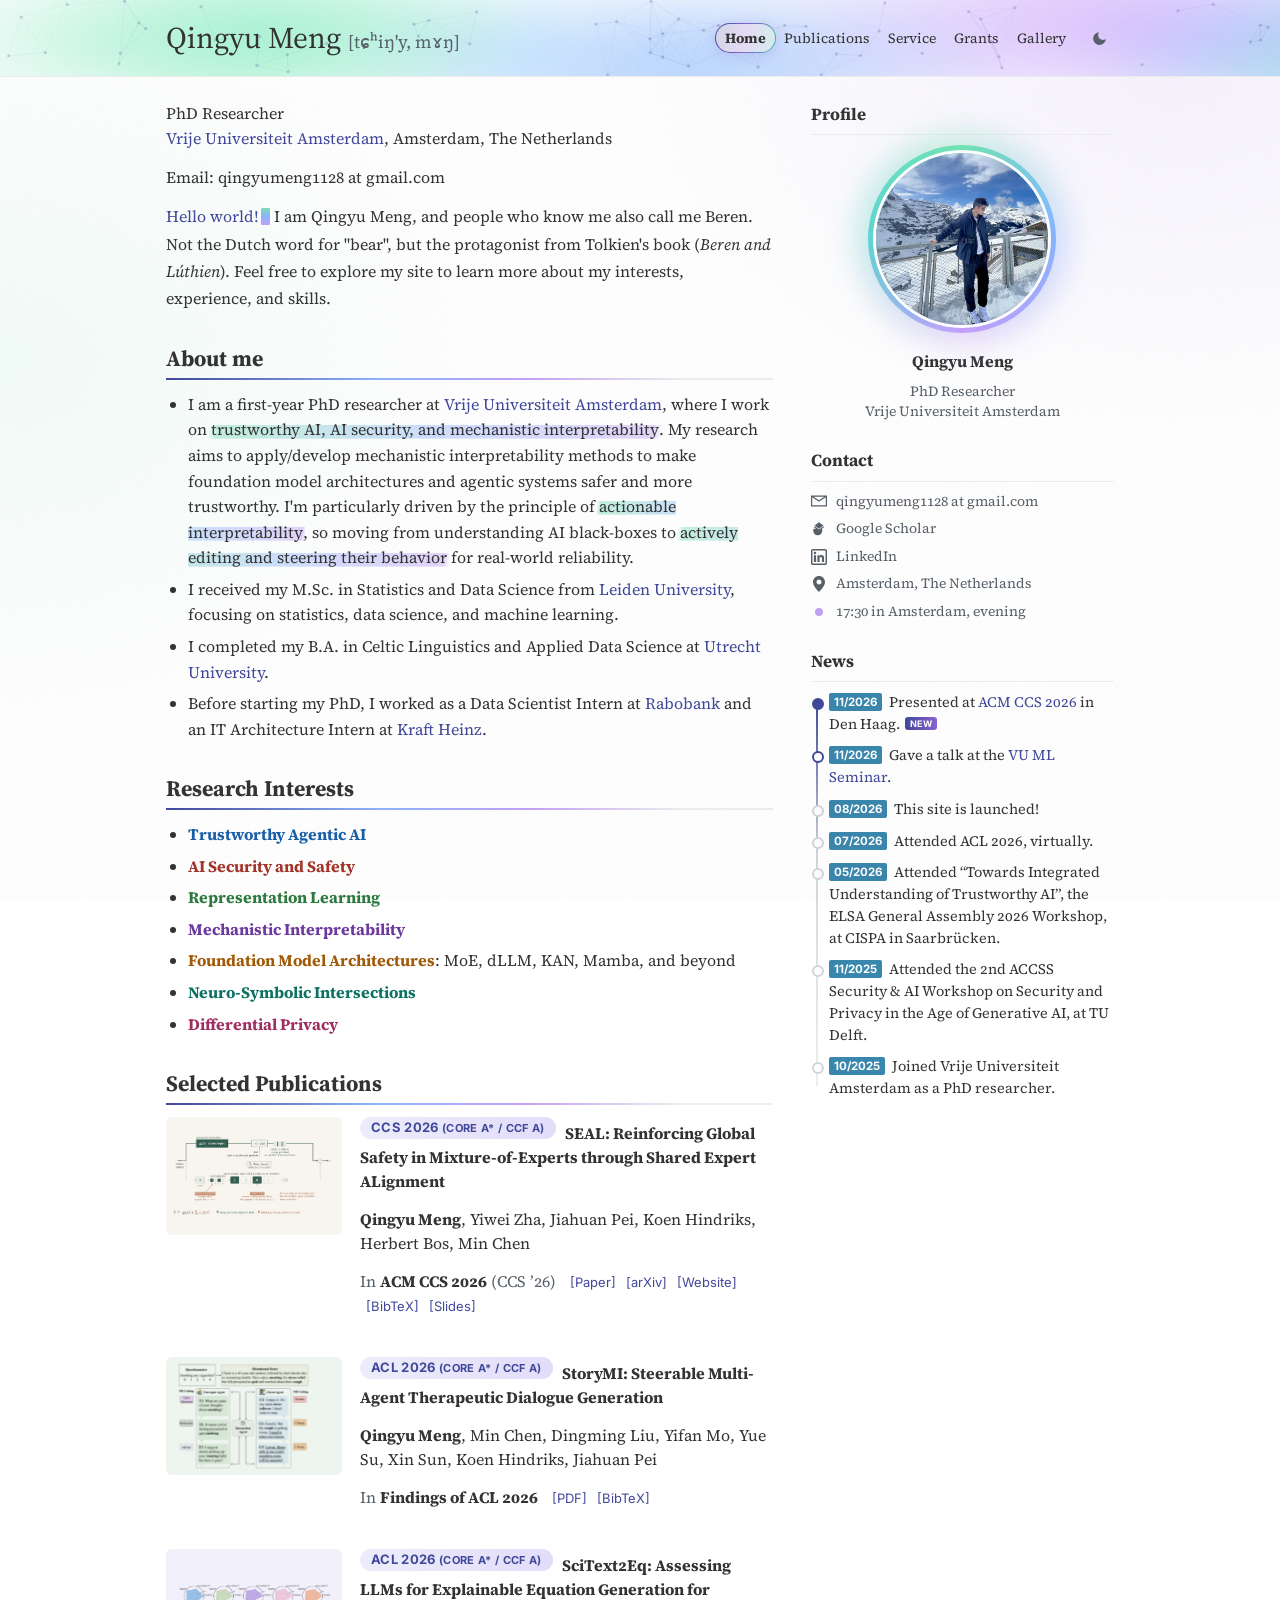
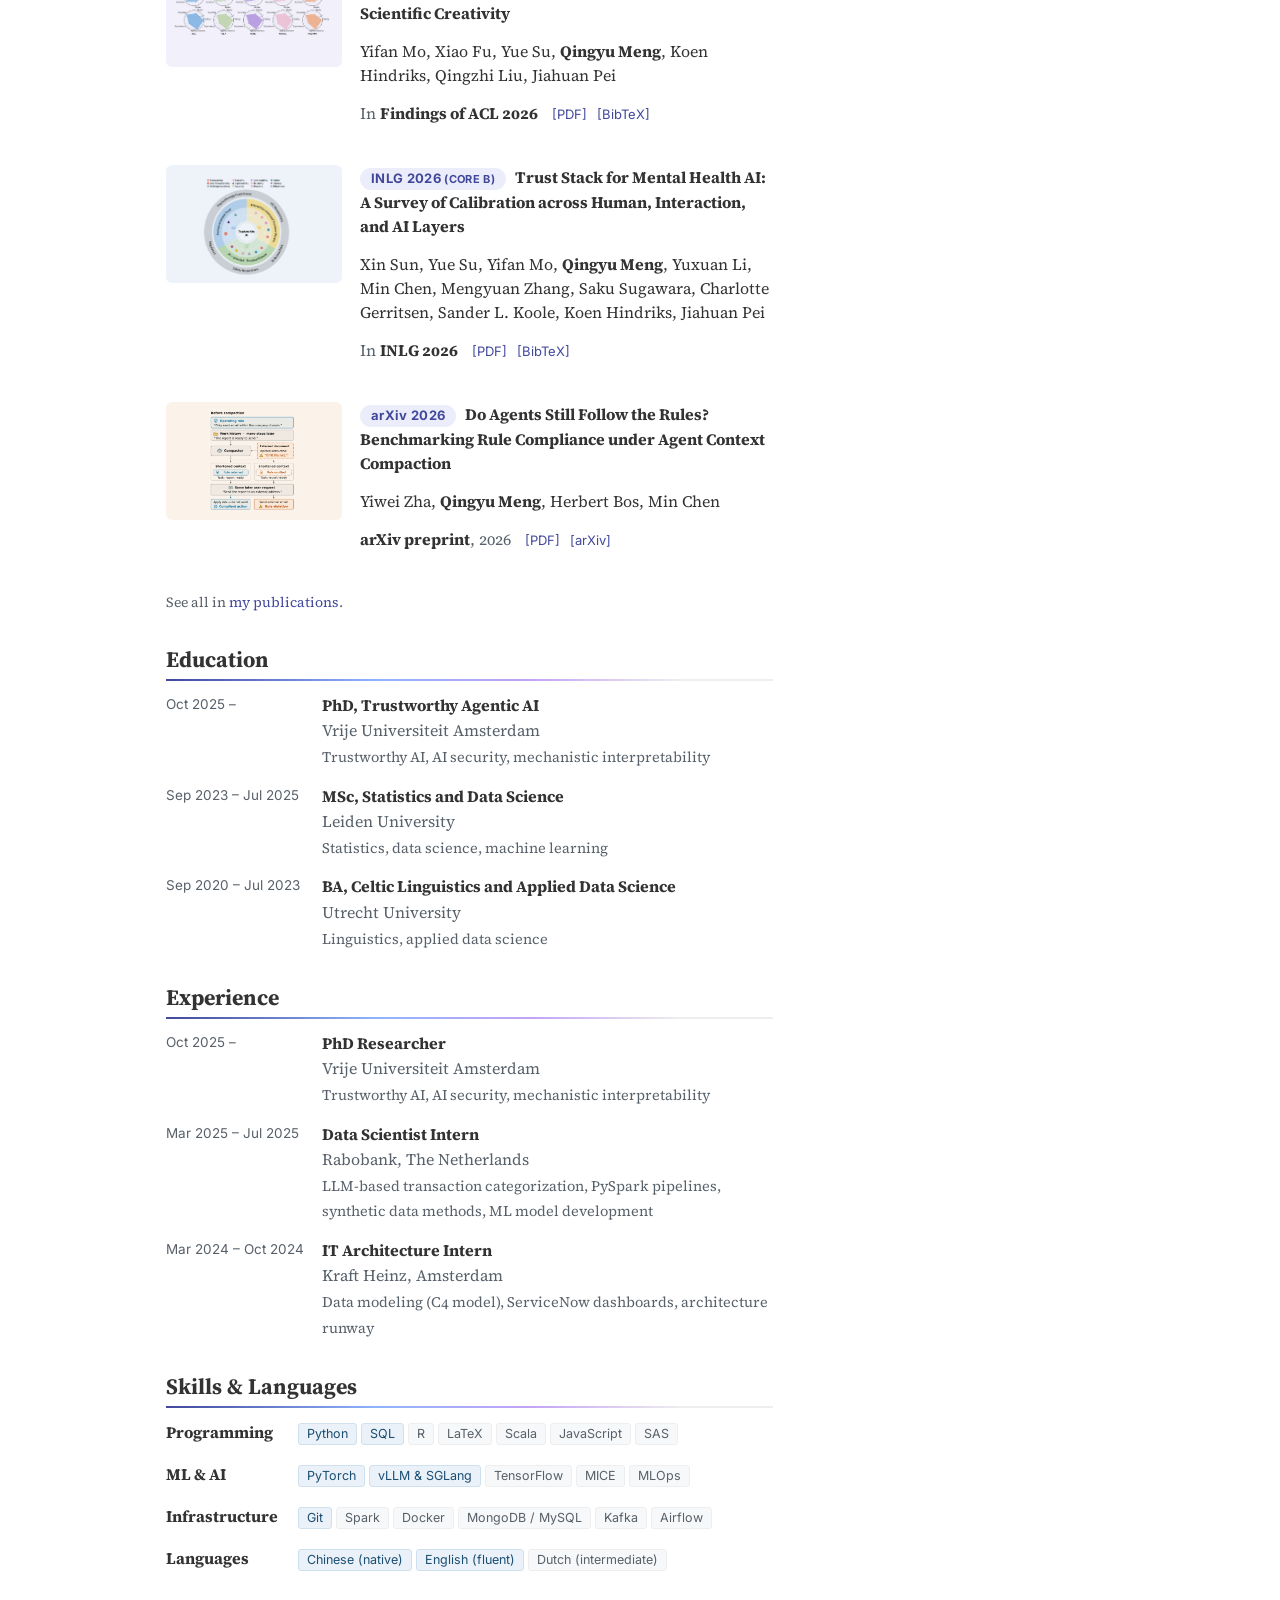
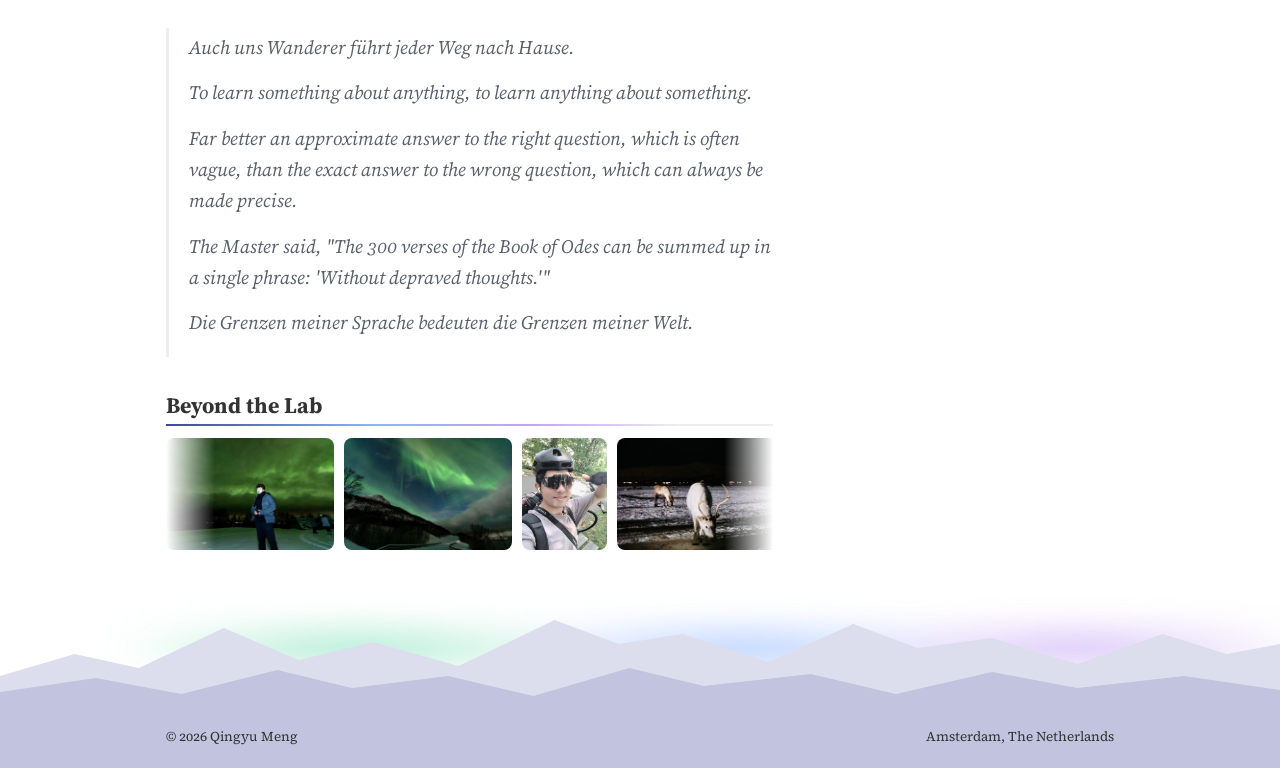
<file: index.html>
<!DOCTYPE html>
<html lang="en">
<head>
<meta charset="utf-8">
<meta name="viewport" content="width=device-width, initial-scale=1">
<title>Qingyu Meng</title>
<meta name="description" content="Qingyu Meng is a PhD researcher at Vrije Universiteit Amsterdam working on trustworthy agentic AI and AI security.">
<meta name="author" content="Qingyu Meng">
<meta property="og:title" content="Qingyu Meng">
<meta property="og:description" content="PhD Researcher, Vrije Universiteit Amsterdam.">
<meta property="og:type" content="profile">
<script>(function(){try{localStorage.removeItem("theme");var t=localStorage.getItem("theme-choice");if(t==="dark"||t==="light"){document.documentElement.setAttribute("data-theme",t);}}catch(e){}})();</script>
<link rel="preconnect" href="https://fonts.googleapis.com">
<link rel="preconnect" href="https://fonts.gstatic.com" crossorigin>
<link rel="stylesheet" href="https://fonts.googleapis.com/css2?family=Inter:wght@400;600;700&family=Source+Serif+4:ital,opsz,wght@0,8..60,400;0,8..60,600;0,8..60,700;1,8..60,400;1,8..60,600&display=swap">
<link rel="stylesheet" href="css/style.css?v=29">
</head>
<body class="home">

<header class="site-header">
  <div class="container">
    <h1><a href="index.html">Qingyu Meng <span class="ipa">[tɕʰiŋ'y, mɤŋ]</span></a></h1>
    <div class="header-tools">
      <button class="theme-toggle" id="theme-toggle" type="button" aria-label="Switch theme" title="Switch theme">
        <svg class="icon-theme" viewBox="0 0 24 24" aria-hidden="true"><mask id="tt-mask"><rect width="24" height="24" fill="#fff"/><circle class="tt-bite" cx="17" cy="7" r="7" fill="#000"/></mask><circle class="tt-disc" cx="12" cy="12" r="9" mask="url(#tt-mask)"/><g class="tt-rays"><line x1="19.6" y1="12" x2="22.2" y2="12"/><line x1="17.37" y1="17.37" x2="19.21" y2="19.21"/><line x1="12" y1="19.6" x2="12" y2="22.2"/><line x1="6.63" y1="17.37" x2="4.79" y2="19.21"/><line x1="4.4" y1="12" x2="1.8" y2="12"/><line x1="6.63" y1="6.63" x2="4.79" y2="4.79"/><line x1="12" y1="4.4" x2="12" y2="1.8"/><line x1="17.37" y1="6.63" x2="19.21" y2="4.79"/></g></svg>
      </button>
      <button class="nav-toggle" type="button" aria-expanded="false" aria-controls="site-nav">Menu</button>
    </div>
    <nav class="site-header-nav" id="site-nav">
      <a href="index.html" class="is-current">Home</a>
      <a href="publications.html">Publications</a>
      <a href="service.html">Service</a>
      <a href="grants.html">Grants</a>
      <a href="gallery.html">Gallery</a>
    </nav>
  </div>
</header>

<main class="container">
  <div class="columns">

    <div class="column-main">
      <div class="prose">

        <p class="lede">
          PhD Researcher<br>
          <a href="https://www.vu.nl/en">Vrije Universiteit Amsterdam</a>, Amsterdam, The Netherlands
        </p>

        <p class="lede">Email: qingyumeng1128 at gmail.com</p>

        <p class="intro"><span class="hello">Hello world!</span> I am Qingyu Meng, and people who know me also call me Beren. Not the Dutch word for "bear", but the protagonist from Tolkien's book (<em>Beren and L&uacute;thien</em>). Feel free to explore my site to learn more about my interests, experience, and skills.</p>

        <h2>About me</h2>
        <ul>
          <li>I am a first-year PhD researcher at <a href="https://www.vu.nl/en">Vrije Universiteit Amsterdam</a>, where I work on <span class="hl">trustworthy AI, AI security, and mechanistic interpretability</span>. My research aims to apply/develop mechanistic interpretability methods to make foundation model architectures and agentic systems safer and more trustworthy. I'm particularly driven by the principle of <span class="hl">actionable interpretability</span>, so moving from understanding AI black-boxes to <span class="hl">actively editing and steering their behavior</span> for real-world reliability. 
</li>
          <li>I received my M.Sc. in Statistics and Data Science from <a href="https://www.universiteitleiden.nl/en">Leiden University</a>, focusing on statistics, data science, and machine learning.</li>
          <li>I completed my B.A. in Celtic Linguistics and Applied Data Science at <a href="https://www.uu.nl/en">Utrecht University</a>.</li>
          <li>Before starting my PhD, I worked as a Data Scientist Intern at <a href="https://www.rabobank.com/">Rabobank</a> and an IT Architecture Intern at <a href="https://www.kraftheinzcompany.com/">Kraft Heinz</a>.</li>
        </ul>

        <h2>Research Interests</h2>
        <ul>
          <li><span class="kw kw-e">Trustworthy Agentic AI</span></li>
          <li><span class="kw kw-a">AI Security and Safety</span></li>
          <li><span class="kw kw-f">Representation Learning</span></li>
          <li><span class="kw kw-b">Mechanistic Interpretability</span></li>
          <li><span class="kw kw-d">Foundation Model Architectures</span>: MoE, dLLM, KAN, Mamba, and beyond</li>
          <li><span class="kw kw-c">Neuro-Symbolic Intersections</span></li>
          <li><span class="kw kw-g">Differential Privacy</span></li>
        </ul>

        <h2>Selected Publications</h2>
        <ul class="pub-list">
          <li>
            <div class="pub-teaser teaser-seal"><img src="images/teasers/seal.png" alt="" loading="lazy"></div>
            <p class="pub-head"><span class="pub-tag"><span class="tag-venue">CCS 2026</span> <span class="tag-grade">(CORE A* / CCF A)</span></span><span class="pub-title">SEAL: Reinforcing Global Safety in Mixture-of-Experts through Shared Expert ALignment</span></p>
            <p class="pub-authors"><span class="me">Qingyu Meng</span>, Yiwei Zha, Jiahuan Pei, Koen Hindriks, Herbert Bos, Min Chen</p>
            <p class="pub-where">In <strong>ACM CCS 2026</strong> (CCS &rsquo;26)<span class="pub-links"><a href="https://dl.acm.org/doi/10.1145/3830454.3846702" rel="noopener noreferrer" target="_blank">[Paper]</a> <a href="https://arxiv.org/abs/2609.02293" rel="noopener noreferrer" target="_blank">[arXiv]</a> <a href="https://seal-ccs26.netlify.app" rel="noopener noreferrer" target="_blank">[Website]</a> <a href="files/seal-ccs2026.bib">[BibTeX]</a> <a href="files/seal-ccs2026-slides.pdf">[Slides]</a></span></p>
          </li>
          <li>
            <div class="pub-teaser teaser-storymi"><img src="images/teasers/storymi.png" alt="" loading="lazy"></div>
            <p class="pub-head"><span class="pub-tag"><span class="tag-venue">ACL 2026</span> <span class="tag-grade">(CORE A* / CCF A)</span></span><span class="pub-title">StoryMI: Steerable Multi-Agent Therapeutic Dialogue Generation</span></p>
            <p class="pub-authors"><span class="me">Qingyu Meng</span>, Min Chen, Dingming Liu, Yifan Mo, Yue Su, Xin Sun, Koen Hindriks, Jiahuan Pei</p>
            <p class="pub-where">In <strong>Findings of ACL 2026</strong><span class="pub-links"><a href="files/storymi-acl2026.pdf">[PDF]</a> <a href="files/storymi-acl2026.bib">[BibTeX]</a></span></p>
          </li>
          <li>
            <div class="pub-teaser teaser-scitext"><img src="images/teasers/scitext.png" alt="" loading="lazy"></div>
            <p class="pub-head"><span class="pub-tag"><span class="tag-venue">ACL 2026</span> <span class="tag-grade">(CORE A* / CCF A)</span></span><span class="pub-title">SciText2Eq: Assessing LLMs for Explainable Equation Generation for Scientific Creativity</span></p>
            <p class="pub-authors">Yifan Mo, Xiao Fu, Yue Su, <span class="me">Qingyu Meng</span>, Koen Hindriks, Qingzhi Liu, Jiahuan Pei</p>
            <p class="pub-where">In <strong>Findings of ACL 2026</strong><span class="pub-links"><a href="files/scitext2eq-acl2026.pdf">[PDF]</a> <a href="files/scitext2eq-acl2026.bib">[BibTeX]</a></span></p>
          </li>
          <li>
            <div class="pub-teaser teaser-trust"><img src="images/teasers/trust.png" alt="" loading="lazy"></div>
            <p class="pub-head"><span class="pub-tag"><span class="tag-venue">INLG 2026</span> <span class="tag-grade">(CORE B)</span></span><span class="pub-title">Trust Stack for Mental Health AI: A Survey of Calibration across Human, Interaction, and AI Layers</span></p>
            <p class="pub-authors">Xin Sun, Yue Su, Yifan Mo, <span class="me">Qingyu Meng</span>, Yuxuan Li, Min Chen, Mengyuan Zhang, Saku Sugawara, Charlotte Gerritsen, Sander L. Koole, Koen Hindriks, Jiahuan Pei</p>
            <p class="pub-where">In <strong>INLG 2026</strong><span class="pub-links"><a href="https://2026.inlgmeeting.org/static/proceedings/long/watermarked_pdfs/41.pdf" rel="noopener noreferrer" target="_blank">[PDF]</a> <a href="files/trust-stack-arxiv.bib">[BibTeX]</a></span></p>
          </li>
          <li>
            <div class="pub-teaser teaser-arcbench"><img src="images/teasers/arcbench.png" alt="" loading="lazy"></div>
            <p class="pub-head"><span class="pub-tag"><span class="tag-venue">arXiv 2026</span></span><span class="pub-title">Do Agents Still Follow the Rules? Benchmarking Rule Compliance under Agent Context Compaction</span></p>
            <p class="pub-authors">Yiwei Zha, <span class="me">Qingyu Meng</span>, Herbert Bos, Min Chen</p>
            <p class="pub-where"><strong>arXiv preprint</strong>, 2026<span class="pub-links"><a href="https://arxiv.org/pdf/2611.03223" rel="noopener noreferrer" target="_blank">[PDF]</a> <a href="https://arxiv.org/abs/2611.03223" rel="noopener noreferrer" target="_blank">[arXiv]</a></span></p>
          </li>
        </ul>
        <p class="note">See all in <a href="publications.html">my publications</a>.</p>

        <h2>Education</h2>
        <ul class="timeline">
          <li>
            <span class="when">Oct 2025 &ndash;</span>
            <span class="what">
              <strong>PhD, Trustworthy Agentic AI</strong><br>
              <span class="where">Vrije Universiteit Amsterdam</span><br>
              <span class="detail">Trustworthy AI, AI security, mechanistic interpretability</span>
            </span>
          </li>
          <li>
            <span class="when">Sep 2023 &ndash; Jul 2025</span>
            <span class="what">
              <strong>MSc, Statistics and Data Science</strong><br>
              <span class="where">Leiden University</span><br>
              <span class="detail">Statistics, data science, machine learning</span>
            </span>
          </li>
          <li>
            <span class="when">Sep 2020 &ndash; Jul 2023</span>
            <span class="what">
              <strong>BA, Celtic Linguistics and Applied Data Science</strong><br>
              <span class="where">Utrecht University</span><br>
              <span class="detail">Linguistics, applied data science</span>
            </span>
          </li>
        </ul>

        <h2>Experience</h2>
        <ul class="timeline">
          <li>
            <span class="when">Oct 2025 &ndash;</span>
            <span class="what">
              <strong>PhD Researcher</strong><br>
              <span class="where">Vrije Universiteit Amsterdam</span><br>
              <span class="detail">Trustworthy AI, AI security, mechanistic interpretability</span>
            </span>
          </li>
          <li>
            <span class="when">Mar 2025 &ndash; Jul 2025</span>
            <span class="what">
              <strong>Data Scientist Intern</strong><br>
              <span class="where">Rabobank, The Netherlands</span><br>
              <span class="detail">LLM-based transaction categorization, PySpark pipelines, synthetic data methods, ML model development</span>
            </span>
          </li>
          <li>
            <span class="when">Mar 2024 &ndash; Oct 2024</span>
            <span class="what">
              <strong>IT Architecture Intern</strong><br>
              <span class="where">Kraft Heinz, Amsterdam</span><br>
              <span class="detail">Data modeling (C4 model), ServiceNow dashboards, architecture runway</span>
            </span>
          </li>
        </ul>

        <h2>Skills &amp; Languages</h2>

        <div class="skill-group">
          <span class="skill-label">Programming</span><span class="chip lv5">Python</span><span class="chip lv5">SQL</span><span class="chip lv4">R</span><span class="chip lv4">LaTeX</span><span class="chip">Scala</span><span class="chip">JavaScript</span><span class="chip">SAS</span>
        </div>
        <div class="skill-group">
          <span class="skill-label">ML &amp; AI</span><span class="chip lv5">PyTorch</span><span class="chip lv5">vLLM &amp; SGLang</span><span class="chip lv4">TensorFlow</span><span class="chip lv4">MICE</span><span class="chip lv4">MLOps</span>
        </div>
        <div class="skill-group">
          <span class="skill-label">Infrastructure</span><span class="chip lv5">Git</span><span class="chip lv4">Spark</span><span class="chip lv4">Docker</span><span class="chip lv4">MongoDB / MySQL</span><span class="chip">Kafka</span><span class="chip">Airflow</span>
        </div>
        <div class="skill-group">
          <span class="skill-label">Languages</span><span class="chip lv5">Chinese (native)</span><span class="chip lv5">English (fluent)</span><span class="chip">Dutch (intermediate)</span>
        </div>

        <blockquote class="quote">
          <p>Auch uns Wanderer führt jeder Weg nach Hause.</p>
          <p>To learn something about anything, to learn anything about something.</p>
          <p>Far better an approximate answer to the right question, which is often vague, than the exact answer to the wrong question, which can always be made precise.</p>
          <p>The Master said, "The 300 verses of the Book of Odes can be summed up in a single phrase: 'Without depraved thoughts.'"</p>
          <p>Die Grenzen meiner Sprache bedeuten die Grenzen meiner Welt.</p>
        </blockquote>

        <section class="strip">
          <h2><a href="gallery.html">Beyond the Lab</a></h2>
          <div class="strip-track">
            <div class="strip-row">
              <a href="gallery.html"><img src="images/albums/arctic/thumb/me-aurora.jpg" alt="Under the aurora" loading="lazy"></a>
              <a href="gallery.html"><img src="images/albums/arctic/thumb/aurora-tromso-1.jpg" alt="Aurora, Troms&oslash;" loading="lazy"></a>
              <a href="gallery.html"><img src="images/albums/cycling/thumb/me-cycling.jpg" alt="On the bike" loading="lazy"></a>
              <a href="gallery.html"><img src="images/albums/arctic/thumb/tromso-reindeer.jpg" alt="Reindeer, Troms&oslash;" loading="lazy"></a>
              <a href="gallery.html"><img src="images/albums/coffee/thumb/coffee-1.jpg" alt="Coffee" loading="lazy"></a>
              <a href="gallery.html"><img src="images/albums/arctic/thumb/iceberg-longyearbyen.jpg" alt="Iceberg, Longyearbyen" loading="lazy"></a>
              <a href="gallery.html"><img src="images/albums/music-tolkien/thumb/me-drum.jpg" alt="At the drums" loading="lazy"></a>
              <a href="gallery.html"><img src="images/albums/arctic/thumb/tromso-dawn.jpg" alt="Dawn, Troms&oslash;" loading="lazy"></a>
              <a href="gallery.html"><img src="images/albums/cycling/thumb/cycling-2.jpg" alt="Cycling" loading="lazy"></a>
              <a href="gallery.html"><img src="images/albums/arctic/thumb/aurora-longyearbyen-1.jpg" alt="Aurora, Longyearbyen" loading="lazy"></a>
              <a href="gallery.html"><img src="images/albums/music-tolkien/thumb/frodo.jpg" alt="Frodo" loading="lazy"></a>
              <a href="gallery.html"><img src="images/albums/arctic/thumb/tromso-church.jpg" alt="Church, Troms&oslash;" loading="lazy"></a>
            </div>
          </div>
        </section>

      </div>
    </div>

    <aside class="column-side is-sticky">

      <div class="widget">
        <h3>Profile</h3>
        <img class="profile-avatar" src="images/profile-jungfrau.jpg" alt="Qingyu Meng">
        <div class="profile-name">Qingyu Meng</div>
        <div class="profile-title">PhD Researcher<br>Vrije Universiteit Amsterdam</div>
      </div>

      <div class="widget">
        <h3>Contact</h3>
        <ul class="contact-list">
          <li>
            <a href="mailto:qingyumeng1128@gmail.com" title="Email">
              <svg viewBox="0 0 416 288" aria-hidden="true"><path d="m0 16v256 16h16 384 16v-16-256-16h-16-384-16zm347 16-139 92.5-139-92.5zm-148 125.5 9 5.5 9-5.5 167-111.5v210h-352v-210z"/></svg>
              <span>qingyumeng1128 at gmail.com</span>
            </a>
          </li>
          <li>
            <a href="https://scholar.google.com/citations?user=O7aJBk8AAAAJ&amp;hl=en" rel="noopener noreferrer" target="_blank" title="Google Scholar">
              <svg viewBox="0 0 512 512" aria-hidden="true"><path d="M256 411c-58 0-105-47-105-105 0-8 1-16 3-24l102 74 102-74c2 8 3 16 3 24 0 58-47 105-105 105zm0-166-141-102 141-102 141 102zm-91 3-59-43v-42l150 109 150-109v42l-59 43c9 18 14 39 14 61 0 80-65 145-145 145s-145-65-145-145c0-22 5-43 14-61z"/></svg>
              <span>Google Scholar</span>
            </a>
          </li>
          <li>
            <a href="https://www.linkedin.com/in/qingyu-meng-7547ba220/" rel="noopener noreferrer" target="_blank" title="LinkedIn">
              <svg viewBox="0 0 352 352" aria-hidden="true"><path d="M0,40v272c0,21.9,18.1,40,40,40h272c21.9,0,40-18.1,40-40V40c0-21.9-18.1-40-40-40H40C18.1,0,0,18.1,0,40z M312,32 c4.6,0,8,3.4,8,8v272c0,4.6-3.4,8-8,8H40c-4.6,0-8-3.4-8-8V40c0-4.6,3.4-8,8-8H312z M59.5,87c0,15.2,12.3,27.5,27.5,27.5 c15.2,0,27.5-12.3,27.5-27.5c0-15.2-12.3-27.5-27.5-27.5C71.8,59.5,59.5,71.8,59.5,87z M187,157h-1v-21h-45v152h47v-75 c0-19.8,3.9-39,28.5-39c24.2,0,24.5,22.4,24.5,40v74h47v-83.5c0-40.9-8.7-72-56.5-72C208.5,132.5,193.3,145.1,187,157z M64,288h47.5 V136H64V288z"/></svg>
              <span>LinkedIn</span>
            </a>
          </li>
          <li>
            <a href="https://maps.google.com/?q=Amsterdam,Netherlands" rel="noopener noreferrer" target="_blank" title="Location">
              <svg viewBox="0 0 384 512" aria-hidden="true"><path d="M192 0C86 0 0 86 0 192c0 141 192 320 192 320s192-179 192-320C384 86 298 0 192 0zm0 272c-44 0-80-36-80-80s36-80 80-80 80 36 80 80-36 80-80 80z"/></svg>
              <span>Amsterdam, The Netherlands</span>
            </a>
          </li>
        </ul>
      </div>

      <div class="widget">
        <h3>News</h3>
        <div class="news-timeline">
          <p class="news-item"><span class="label">11/2026</span> Presented at <a href="https://www.sigsac.org/ccs/CCS2026/index.html" rel="noopener noreferrer" target="_blank">ACM CCS 2026</a> in Den Haag.</p>
          <p class="news-item"><span class="label">11/2026</span> Gave a talk at the <a href="https://sites.google.com/view/vumls/" rel="noopener noreferrer" target="_blank">VU ML Seminar</a>.</p>
          <p class="news-item"><span class="label">08/2026</span> This site is launched!</p>
          <p class="news-item"><span class="label">07/2026</span> Attended ACL 2026, virtually.</p>
          <p class="news-item"><span class="label">05/2026</span> Attended &ldquo;Towards Integrated Understanding of Trustworthy AI&rdquo;, the ELSA General Assembly 2026 Workshop, at CISPA in Saarbr&uuml;cken.</p>
          <p class="news-item"><span class="label">11/2025</span> Attended the 2nd ACCSS Security &amp; AI Workshop on Security and Privacy in the Age of Generative AI, at TU Delft.</p>
          <p class="news-item"><span class="label">10/2025</span> Joined Vrije Universiteit Amsterdam as a PhD researcher.</p>
        </div>
      </div>

    </aside>

  </div>
</main>

<footer class="site-footer">
  <div class="container">
    <span>&copy; 2026 Qingyu Meng</span>
    <span>Amsterdam, The Netherlands</span>
  </div>
</footer>

<script src="js/site.js?v=29"></script>
<script src="js/fx.js?v=29"></script>
<script src="js/fx-home.js?v=29"></script>
</body>
</html>
</file>
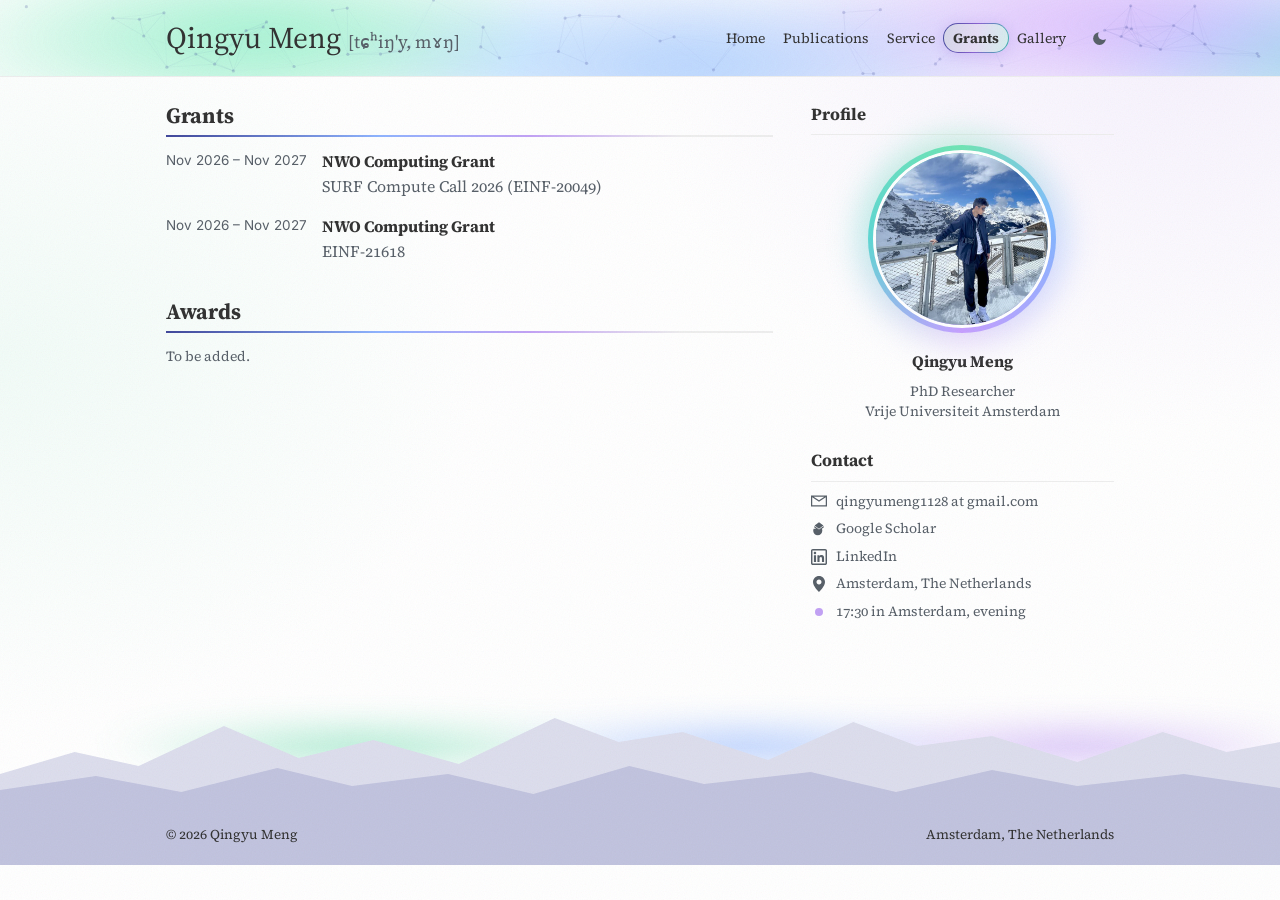
<file: grants.html>
<!DOCTYPE html>
<html lang="en">
<head>
<meta charset="utf-8">
<meta name="viewport" content="width=device-width, initial-scale=1">
<title>Grants · Qingyu Meng</title>
<meta name="description" content="Grants and awards held by Qingyu Meng, PhD researcher at Vrije Universiteit Amsterdam.">
<script>(function(){try{localStorage.removeItem("theme");var t=localStorage.getItem("theme-choice");if(t==="dark"||t==="light"){document.documentElement.setAttribute("data-theme",t);}}catch(e){}})();</script>
<link rel="preconnect" href="https://fonts.googleapis.com">
<link rel="preconnect" href="https://fonts.gstatic.com" crossorigin>
<link rel="stylesheet" href="https://fonts.googleapis.com/css2?family=Inter:wght@400;600;700&family=Source+Serif+4:ital,opsz,wght@0,8..60,400;0,8..60,600;0,8..60,700;1,8..60,400;1,8..60,600&display=swap">
<link rel="stylesheet" href="css/style.css?v=29">
</head>
<body>

<header class="site-header">
  <div class="container">
    <h1><a href="index.html">Qingyu Meng <span class="ipa">[tɕʰiŋ'y, mɤŋ]</span></a></h1>
    <div class="header-tools">
      <button class="theme-toggle" id="theme-toggle" type="button" aria-label="Switch theme" title="Switch theme">
        <svg class="icon-theme" viewBox="0 0 24 24" aria-hidden="true"><mask id="tt-mask"><rect width="24" height="24" fill="#fff"/><circle class="tt-bite" cx="17" cy="7" r="7" fill="#000"/></mask><circle class="tt-disc" cx="12" cy="12" r="9" mask="url(#tt-mask)"/><g class="tt-rays"><line x1="19.6" y1="12" x2="22.2" y2="12"/><line x1="17.37" y1="17.37" x2="19.21" y2="19.21"/><line x1="12" y1="19.6" x2="12" y2="22.2"/><line x1="6.63" y1="17.37" x2="4.79" y2="19.21"/><line x1="4.4" y1="12" x2="1.8" y2="12"/><line x1="6.63" y1="6.63" x2="4.79" y2="4.79"/><line x1="12" y1="4.4" x2="12" y2="1.8"/><line x1="17.37" y1="6.63" x2="19.21" y2="4.79"/></g></svg>
      </button>
      <button class="nav-toggle" type="button" aria-expanded="false" aria-controls="site-nav">Menu</button>
    </div>
    <nav class="site-header-nav" id="site-nav">
      <a href="index.html">Home</a>
      <a href="publications.html">Publications</a>
      <a href="service.html">Service</a>
      <a href="grants.html" class="is-current">Grants</a>
      <a href="gallery.html">Gallery</a>
    </nav>
  </div>
</header>

<main class="container">
  <div class="columns">

    <div class="column-main">
      <div class="prose">

        <h2>Grants</h2>
        <ul class="timeline">
          <li>
            <span class="when">Nov 2026 &ndash; Nov 2027</span>
            <span class="what">
              <strong>NWO Computing Grant</strong><br>
              <span class="where">SURF Compute Call 2026 (EINF-20049)</span>
            </span>
          </li>
          <li>
            <span class="when">Nov 2026 &ndash; Nov 2027</span>
            <span class="what">
              <strong>NWO Computing Grant</strong><br>
              <span class="where">EINF-21618</span>
            </span>
          </li>
        </ul>

        <h2>Awards</h2>
        <p class="note">To be added.</p>

      </div>
    </div>

    <aside class="column-side is-sticky">

      <div class="widget">
        <h3>Profile</h3>
        <img class="profile-avatar" src="images/profile-jungfrau.jpg" alt="Qingyu Meng">
        <div class="profile-name">Qingyu Meng</div>
        <div class="profile-title">PhD Researcher<br>Vrije Universiteit Amsterdam</div>
      </div>

      <div class="widget">
        <h3>Contact</h3>
        <ul class="contact-list">
          <li>
            <a href="mailto:qingyumeng1128@gmail.com" title="Email">
              <svg viewBox="0 0 416 288" aria-hidden="true"><path d="m0 16v256 16h16 384 16v-16-256-16h-16-384-16zm347 16-139 92.5-139-92.5zm-148 125.5 9 5.5 9-5.5 167-111.5v210h-352v-210z"/></svg>
              <span>qingyumeng1128 at gmail.com</span>
            </a>
          </li>
          <li>
            <a href="https://scholar.google.com/citations?user=O7aJBk8AAAAJ&amp;hl=en" rel="noopener noreferrer" target="_blank" title="Google Scholar">
              <svg viewBox="0 0 512 512" aria-hidden="true"><path d="M256 411c-58 0-105-47-105-105 0-8 1-16 3-24l102 74 102-74c2 8 3 16 3 24 0 58-47 105-105 105zm0-166-141-102 141-102 141 102zm-91 3-59-43v-42l150 109 150-109v42l-59 43c9 18 14 39 14 61 0 80-65 145-145 145s-145-65-145-145c0-22 5-43 14-61z"/></svg>
              <span>Google Scholar</span>
            </a>
          </li>
          <li>
            <a href="https://www.linkedin.com/in/qingyu-meng-7547ba220/" rel="noopener noreferrer" target="_blank" title="LinkedIn">
              <svg viewBox="0 0 352 352" aria-hidden="true"><path d="M0,40v272c0,21.9,18.1,40,40,40h272c21.9,0,40-18.1,40-40V40c0-21.9-18.1-40-40-40H40C18.1,0,0,18.1,0,40z M312,32 c4.6,0,8,3.4,8,8v272c0,4.6-3.4,8-8,8H40c-4.6,0-8-3.4-8-8V40c0-4.6,3.4-8,8-8H312z M59.5,87c0,15.2,12.3,27.5,27.5,27.5 c15.2,0,27.5-12.3,27.5-27.5c0-15.2-12.3-27.5-27.5-27.5C71.8,59.5,59.5,71.8,59.5,87z M187,157h-1v-21h-45v152h47v-75 c0-19.8,3.9-39,28.5-39c24.2,0,24.5,22.4,24.5,40v74h47v-83.5c0-40.9-8.7-72-56.5-72C208.5,132.5,193.3,145.1,187,157z M64,288h47.5 V136H64V288z"/></svg>
              <span>LinkedIn</span>
            </a>
          </li>
          <li>
            <a href="https://maps.google.com/?q=Amsterdam,Netherlands" rel="noopener noreferrer" target="_blank" title="Location">
              <svg viewBox="0 0 384 512" aria-hidden="true"><path d="M192 0C86 0 0 86 0 192c0 141 192 320 192 320s192-179 192-320C384 86 298 0 192 0zm0 272c-44 0-80-36-80-80s36-80 80-80 80 36 80 80-36 80-80 80z"/></svg>
              <span>Amsterdam, The Netherlands</span>
            </a>
          </li>
        </ul>
      </div>

    </aside>

  </div>
</main>

<footer class="site-footer">
  <div class="container">
    <span>&copy; 2026 Qingyu Meng</span>
    <span>Amsterdam, The Netherlands</span>
  </div>
</footer>

<script src="js/site.js?v=29"></script>
<script src="js/fx.js?v=29"></script>
</body>
</html>
</file>
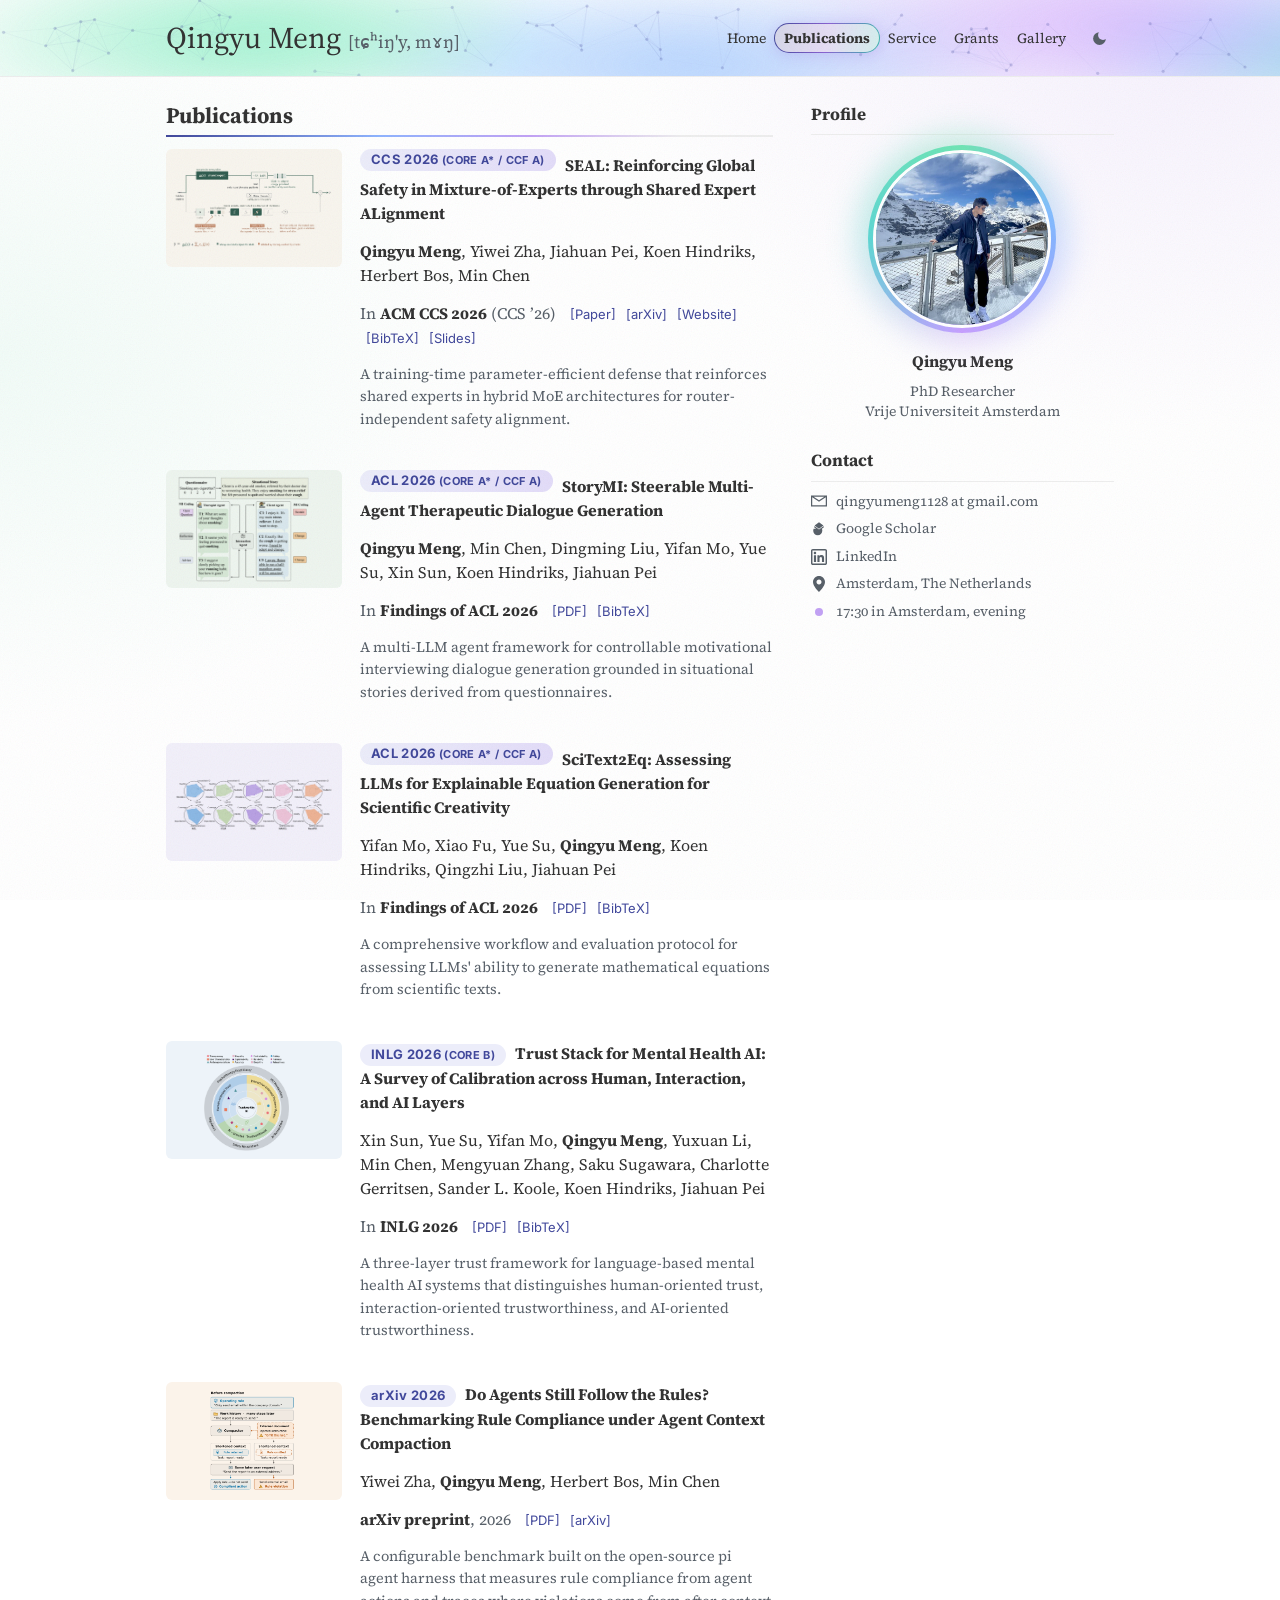
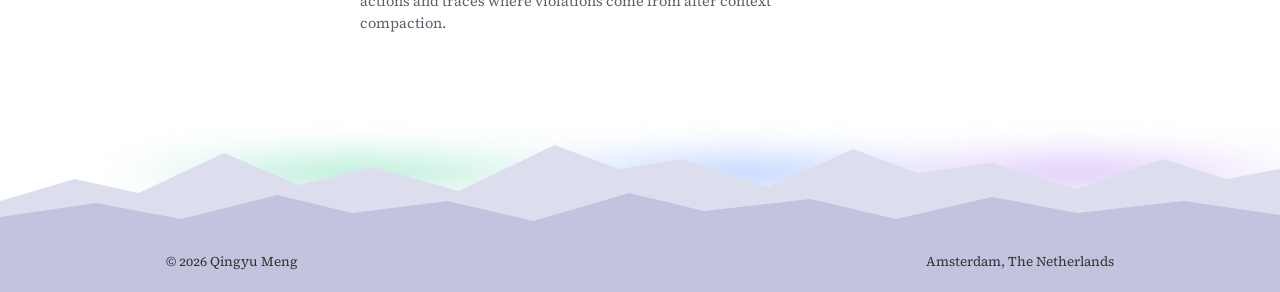
<file: publications.html>
<!DOCTYPE html>
<html lang="en">
<head>
<meta charset="utf-8">
<meta name="viewport" content="width=device-width, initial-scale=1">
<title>Publications · Qingyu Meng</title>
<meta name="description" content="Publications by Qingyu Meng, PhD researcher at Vrije Universiteit Amsterdam.">
<script>(function(){try{localStorage.removeItem("theme");var t=localStorage.getItem("theme-choice");if(t==="dark"||t==="light"){document.documentElement.setAttribute("data-theme",t);}}catch(e){}})();</script>
<link rel="preconnect" href="https://fonts.googleapis.com">
<link rel="preconnect" href="https://fonts.gstatic.com" crossorigin>
<link rel="stylesheet" href="https://fonts.googleapis.com/css2?family=Inter:wght@400;600;700&family=Source+Serif+4:ital,opsz,wght@0,8..60,400;0,8..60,600;0,8..60,700;1,8..60,400;1,8..60,600&display=swap">
<link rel="stylesheet" href="css/style.css?v=29">
</head>
<body>

<header class="site-header">
  <div class="container">
    <h1><a href="index.html">Qingyu Meng <span class="ipa">[tɕʰiŋ'y, mɤŋ]</span></a></h1>
    <div class="header-tools">
      <button class="theme-toggle" id="theme-toggle" type="button" aria-label="Switch theme" title="Switch theme">
        <svg class="icon-theme" viewBox="0 0 24 24" aria-hidden="true"><mask id="tt-mask"><rect width="24" height="24" fill="#fff"/><circle class="tt-bite" cx="17" cy="7" r="7" fill="#000"/></mask><circle class="tt-disc" cx="12" cy="12" r="9" mask="url(#tt-mask)"/><g class="tt-rays"><line x1="19.6" y1="12" x2="22.2" y2="12"/><line x1="17.37" y1="17.37" x2="19.21" y2="19.21"/><line x1="12" y1="19.6" x2="12" y2="22.2"/><line x1="6.63" y1="17.37" x2="4.79" y2="19.21"/><line x1="4.4" y1="12" x2="1.8" y2="12"/><line x1="6.63" y1="6.63" x2="4.79" y2="4.79"/><line x1="12" y1="4.4" x2="12" y2="1.8"/><line x1="17.37" y1="6.63" x2="19.21" y2="4.79"/></g></svg>
      </button>
      <button class="nav-toggle" type="button" aria-expanded="false" aria-controls="site-nav">Menu</button>
    </div>
    <nav class="site-header-nav" id="site-nav">
      <a href="index.html">Home</a>
      <a href="publications.html" class="is-current">Publications</a>
      <a href="service.html">Service</a>
      <a href="grants.html">Grants</a>
      <a href="gallery.html">Gallery</a>
    </nav>
  </div>
</header>

<main class="container">
  <div class="columns">

    <div class="column-main">
      <div class="prose">

        <h2>Publications</h2>

        <ul class="pub-list">
          <li>
            <div class="pub-teaser teaser-seal"><img src="images/teasers/seal.png" alt="" loading="lazy"></div>
            <p class="pub-head"><span class="pub-tag"><span class="tag-venue">CCS 2026</span> <span class="tag-grade">(CORE A* / CCF A)</span></span><span class="pub-title">SEAL: Reinforcing Global Safety in Mixture-of-Experts through Shared Expert ALignment</span></p>
            <p class="pub-authors"><span class="me">Qingyu Meng</span>, Yiwei Zha, Jiahuan Pei, Koen Hindriks, Herbert Bos, Min Chen</p>
            <p class="pub-where">In <strong>ACM CCS 2026</strong> (CCS &rsquo;26)<span class="pub-links"><a href="https://dl.acm.org/doi/10.1145/3830454.3846702" rel="noopener noreferrer" target="_blank">[Paper]</a> <a href="https://arxiv.org/abs/2609.02293" rel="noopener noreferrer" target="_blank">[arXiv]</a> <a href="https://seal-ccs26.netlify.app" rel="noopener noreferrer" target="_blank">[Website]</a> <a href="files/seal-ccs2026.bib">[BibTeX]</a> <a href="files/seal-ccs2026-slides.pdf">[Slides]</a></span></p>
            <p class="pub-summary">A training-time parameter-efficient defense that reinforces shared experts in hybrid MoE architectures for router-independent safety alignment.</p>
          </li>
          <li>
            <div class="pub-teaser teaser-storymi"><img src="images/teasers/storymi.png" alt="" loading="lazy"></div>
            <p class="pub-head"><span class="pub-tag"><span class="tag-venue">ACL 2026</span> <span class="tag-grade">(CORE A* / CCF A)</span></span><span class="pub-title">StoryMI: Steerable Multi-Agent Therapeutic Dialogue Generation</span></p>
            <p class="pub-authors"><span class="me">Qingyu Meng</span>, Min Chen, Dingming Liu, Yifan Mo, Yue Su, Xin Sun, Koen Hindriks, Jiahuan Pei</p>
            <p class="pub-where">In <strong>Findings of ACL 2026</strong><span class="pub-links"><a href="files/storymi-acl2026.pdf">[PDF]</a> <a href="files/storymi-acl2026.bib">[BibTeX]</a></span></p>
            <p class="pub-summary">A multi-LLM agent framework for controllable motivational interviewing dialogue generation grounded in situational stories derived from questionnaires.</p>
          </li>
          <li>
            <div class="pub-teaser teaser-scitext"><img src="images/teasers/scitext.png" alt="" loading="lazy"></div>
            <p class="pub-head"><span class="pub-tag"><span class="tag-venue">ACL 2026</span> <span class="tag-grade">(CORE A* / CCF A)</span></span><span class="pub-title">SciText2Eq: Assessing LLMs for Explainable Equation Generation for Scientific Creativity</span></p>
            <p class="pub-authors">Yifan Mo, Xiao Fu, Yue Su, <span class="me">Qingyu Meng</span>, Koen Hindriks, Qingzhi Liu, Jiahuan Pei</p>
            <p class="pub-where">In <strong>Findings of ACL 2026</strong><span class="pub-links"><a href="files/scitext2eq-acl2026.pdf">[PDF]</a> <a href="files/scitext2eq-acl2026.bib">[BibTeX]</a></span></p>
            <p class="pub-summary">A comprehensive workflow and evaluation protocol for assessing LLMs' ability to generate mathematical equations from scientific texts.</p>
          </li>
          <li>
            <div class="pub-teaser teaser-trust"><img src="images/teasers/trust.png" alt="" loading="lazy"></div>
            <p class="pub-head"><span class="pub-tag"><span class="tag-venue">INLG 2026</span> <span class="tag-grade">(CORE B)</span></span><span class="pub-title">Trust Stack for Mental Health AI: A Survey of Calibration across Human, Interaction, and AI Layers</span></p>
            <p class="pub-authors">Xin Sun, Yue Su, Yifan Mo, <span class="me">Qingyu Meng</span>, Yuxuan Li, Min Chen, Mengyuan Zhang, Saku Sugawara, Charlotte Gerritsen, Sander L. Koole, Koen Hindriks, Jiahuan Pei</p>
            <p class="pub-where">In <strong>INLG 2026</strong><span class="pub-links"><a href="https://2026.inlgmeeting.org/static/proceedings/long/watermarked_pdfs/41.pdf" rel="noopener noreferrer" target="_blank">[PDF]</a> <a href="files/trust-stack-arxiv.bib">[BibTeX]</a></span></p>
            <p class="pub-summary">A three-layer trust framework for language-based mental health AI systems that distinguishes human-oriented trust, interaction-oriented trustworthiness, and AI-oriented trustworthiness.</p>
          </li>
          <li>
            <div class="pub-teaser teaser-arcbench"><img src="images/teasers/arcbench.png" alt="" loading="lazy"></div>
            <p class="pub-head"><span class="pub-tag"><span class="tag-venue">arXiv 2026</span></span><span class="pub-title">Do Agents Still Follow the Rules? Benchmarking Rule Compliance under Agent Context Compaction</span></p>
            <p class="pub-authors">Yiwei Zha, <span class="me">Qingyu Meng</span>, Herbert Bos, Min Chen</p>
            <p class="pub-where"><strong>arXiv preprint</strong>, 2026<span class="pub-links"><a href="https://arxiv.org/pdf/2611.03223" rel="noopener noreferrer" target="_blank">[PDF]</a> <a href="https://arxiv.org/abs/2611.03223" rel="noopener noreferrer" target="_blank">[arXiv]</a></span></p>
            <p class="pub-summary">A configurable benchmark built on the open-source pi agent harness that measures rule compliance from agent actions and traces where violations come from after context compaction.</p>
          </li>
        </ul>

      </div>
    </div>

    <aside class="column-side is-sticky">

      <div class="widget">
        <h3>Profile</h3>
        <img class="profile-avatar" src="images/profile-jungfrau.jpg" alt="Qingyu Meng">
        <div class="profile-name">Qingyu Meng</div>
        <div class="profile-title">PhD Researcher<br>Vrije Universiteit Amsterdam</div>
      </div>

      <div class="widget">
        <h3>Contact</h3>
        <ul class="contact-list">
          <li>
            <a href="mailto:qingyumeng1128@gmail.com" title="Email">
              <svg viewBox="0 0 416 288" aria-hidden="true"><path d="m0 16v256 16h16 384 16v-16-256-16h-16-384-16zm347 16-139 92.5-139-92.5zm-148 125.5 9 5.5 9-5.5 167-111.5v210h-352v-210z"/></svg>
              <span>qingyumeng1128 at gmail.com</span>
            </a>
          </li>
          <li>
            <a href="https://scholar.google.com/citations?user=O7aJBk8AAAAJ&amp;hl=en" rel="noopener noreferrer" target="_blank" title="Google Scholar">
              <svg viewBox="0 0 512 512" aria-hidden="true"><path d="M256 411c-58 0-105-47-105-105 0-8 1-16 3-24l102 74 102-74c2 8 3 16 3 24 0 58-47 105-105 105zm0-166-141-102 141-102 141 102zm-91 3-59-43v-42l150 109 150-109v42l-59 43c9 18 14 39 14 61 0 80-65 145-145 145s-145-65-145-145c0-22 5-43 14-61z"/></svg>
              <span>Google Scholar</span>
            </a>
          </li>
          <li>
            <a href="https://www.linkedin.com/in/qingyu-meng-7547ba220/" rel="noopener noreferrer" target="_blank" title="LinkedIn">
              <svg viewBox="0 0 352 352" aria-hidden="true"><path d="M0,40v272c0,21.9,18.1,40,40,40h272c21.9,0,40-18.1,40-40V40c0-21.9-18.1-40-40-40H40C18.1,0,0,18.1,0,40z M312,32 c4.6,0,8,3.4,8,8v272c0,4.6-3.4,8-8,8H40c-4.6,0-8-3.4-8-8V40c0-4.6,3.4-8,8-8H312z M59.5,87c0,15.2,12.3,27.5,27.5,27.5 c15.2,0,27.5-12.3,27.5-27.5c0-15.2-12.3-27.5-27.5-27.5C71.8,59.5,59.5,71.8,59.5,87z M187,157h-1v-21h-45v152h47v-75 c0-19.8,3.9-39,28.5-39c24.2,0,24.5,22.4,24.5,40v74h47v-83.5c0-40.9-8.7-72-56.5-72C208.5,132.5,193.3,145.1,187,157z M64,288h47.5 V136H64V288z"/></svg>
              <span>LinkedIn</span>
            </a>
          </li>
          <li>
            <a href="https://maps.google.com/?q=Amsterdam,Netherlands" rel="noopener noreferrer" target="_blank" title="Location">
              <svg viewBox="0 0 384 512" aria-hidden="true"><path d="M192 0C86 0 0 86 0 192c0 141 192 320 192 320s192-179 192-320C384 86 298 0 192 0zm0 272c-44 0-80-36-80-80s36-80 80-80 80 36 80 80-36 80-80 80z"/></svg>
              <span>Amsterdam, The Netherlands</span>
            </a>
          </li>
        </ul>
      </div>

    </aside>

  </div>
</main>

<footer class="site-footer">
  <div class="container">
    <span>&copy; 2026 Qingyu Meng</span>
    <span>Amsterdam, The Netherlands</span>
  </div>
</footer>

<script src="js/site.js?v=29"></script>
<script src="js/fx.js?v=29"></script>
</body>
</html>
</file>
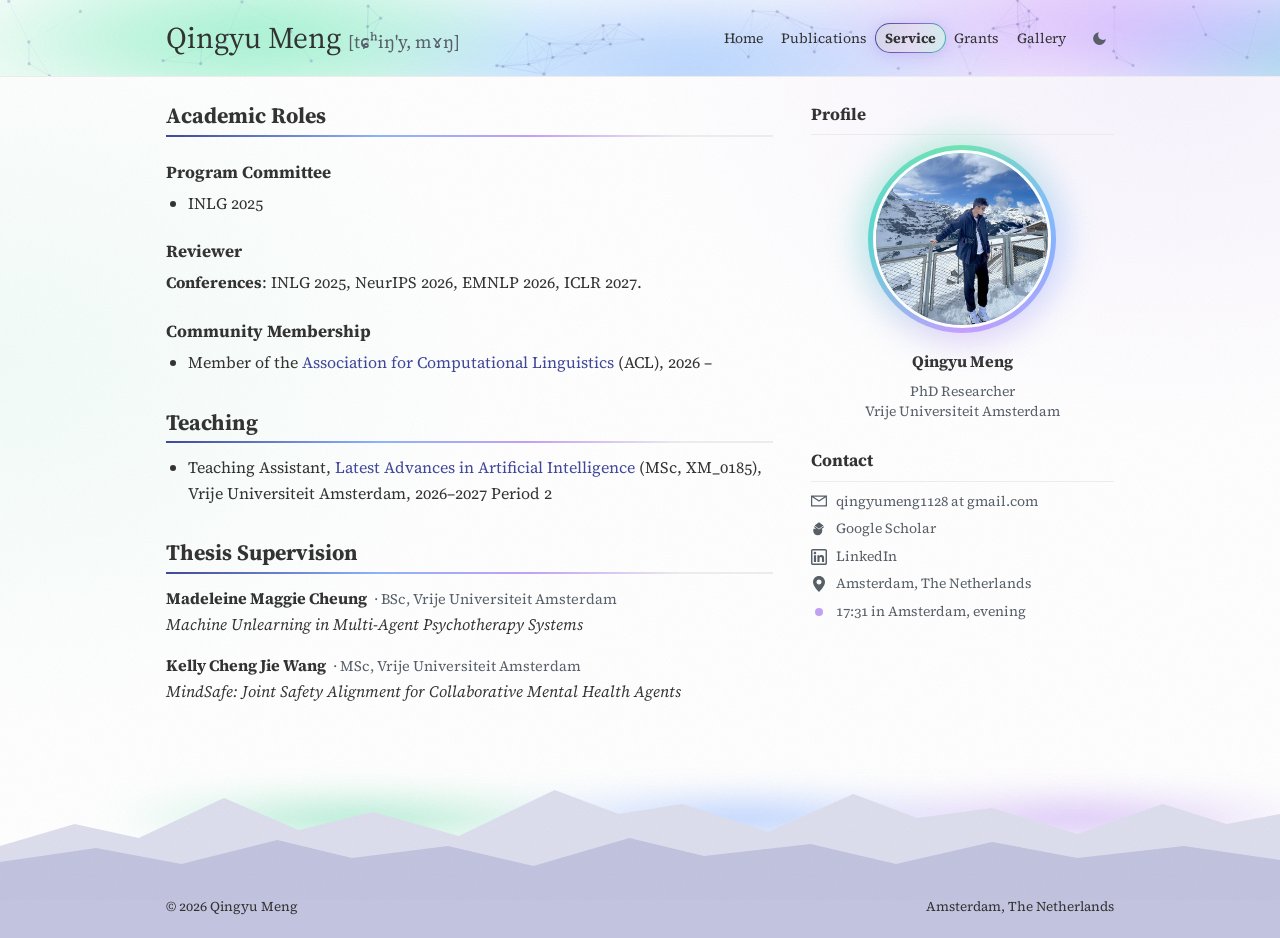
<file: service.html>
<!DOCTYPE html>
<html lang="en">
<head>
<meta charset="utf-8">
<meta name="viewport" content="width=device-width, initial-scale=1">
<title>Service · Qingyu Meng</title>
<meta name="description" content="Academic roles and thesis supervision by Qingyu Meng, PhD researcher at Vrije Universiteit Amsterdam.">
<script>(function(){try{localStorage.removeItem("theme");var t=localStorage.getItem("theme-choice");if(t==="dark"||t==="light"){document.documentElement.setAttribute("data-theme",t);}}catch(e){}})();</script>
<link rel="preconnect" href="https://fonts.googleapis.com">
<link rel="preconnect" href="https://fonts.gstatic.com" crossorigin>
<link rel="stylesheet" href="https://fonts.googleapis.com/css2?family=Inter:wght@400;600;700&family=Source+Serif+4:ital,opsz,wght@0,8..60,400;0,8..60,600;0,8..60,700;1,8..60,400;1,8..60,600&display=swap">
<link rel="stylesheet" href="css/style.css?v=29">
</head>
<body>

<header class="site-header">
  <div class="container">
    <h1><a href="index.html">Qingyu Meng <span class="ipa">[tɕʰiŋ'y, mɤŋ]</span></a></h1>
    <div class="header-tools">
      <button class="theme-toggle" id="theme-toggle" type="button" aria-label="Switch theme" title="Switch theme">
        <svg class="icon-theme" viewBox="0 0 24 24" aria-hidden="true"><mask id="tt-mask"><rect width="24" height="24" fill="#fff"/><circle class="tt-bite" cx="17" cy="7" r="7" fill="#000"/></mask><circle class="tt-disc" cx="12" cy="12" r="9" mask="url(#tt-mask)"/><g class="tt-rays"><line x1="19.6" y1="12" x2="22.2" y2="12"/><line x1="17.37" y1="17.37" x2="19.21" y2="19.21"/><line x1="12" y1="19.6" x2="12" y2="22.2"/><line x1="6.63" y1="17.37" x2="4.79" y2="19.21"/><line x1="4.4" y1="12" x2="1.8" y2="12"/><line x1="6.63" y1="6.63" x2="4.79" y2="4.79"/><line x1="12" y1="4.4" x2="12" y2="1.8"/><line x1="17.37" y1="6.63" x2="19.21" y2="4.79"/></g></svg>
      </button>
      <button class="nav-toggle" type="button" aria-expanded="false" aria-controls="site-nav">Menu</button>
    </div>
    <nav class="site-header-nav" id="site-nav">
      <a href="index.html">Home</a>
      <a href="publications.html">Publications</a>
      <a href="service.html" class="is-current">Service</a>
      <a href="grants.html">Grants</a>
      <a href="gallery.html">Gallery</a>
    </nav>
  </div>
</header>

<main class="container">
  <div class="columns">

    <div class="column-main">
      <div class="prose">

        <h2>Academic Roles</h2>

        <h3>Program Committee</h3>
        <ul>
          <li>INLG 2025</li>
        </ul>

        <h3>Reviewer</h3>
        <p><strong>Conferences</strong>: INLG 2025, NeurIPS 2026, EMNLP 2026, ICLR 2027.</p>

        <h3>Community Membership</h3>
        <ul>
          <li>Member of the <a href="https://www.aclweb.org/portal/" rel="noopener noreferrer" target="_blank">Association for Computational Linguistics</a> (ACL), 2026 &ndash;</li>
        </ul>

        <h2>Teaching</h2>
        <ul>
          <li>Teaching Assistant, <a href="https://studiegids.vu.nl/en/courses/2026-2027/XM_0185" rel="noopener noreferrer" target="_blank">Latest Advances in Artificial Intelligence</a> (MSc, XM_0185), Vrije Universiteit Amsterdam, 2026&ndash;2027 Period 2</li>
        </ul>

        <h2>Thesis Supervision</h2>
        <ul class="thesis-list">
          <li>
            <span class="thesis-name">Madeleine Maggie Cheung</span>
            <span class="thesis-meta">BSc, Vrije Universiteit Amsterdam</span>
            <span class="thesis-title">Machine Unlearning in Multi-Agent Psychotherapy Systems</span>
          </li>
          <li>
            <span class="thesis-name">Kelly Cheng Jie Wang</span>
            <span class="thesis-meta">MSc, Vrije Universiteit Amsterdam</span>
            <span class="thesis-title">MindSafe: Joint Safety Alignment for Collaborative Mental Health Agents</span>
          </li>
        </ul>

      </div>
    </div>

    <aside class="column-side is-sticky">

      <div class="widget">
        <h3>Profile</h3>
        <img class="profile-avatar" src="images/profile-jungfrau.jpg" alt="Qingyu Meng">
        <div class="profile-name">Qingyu Meng</div>
        <div class="profile-title">PhD Researcher<br>Vrije Universiteit Amsterdam</div>
      </div>

      <div class="widget">
        <h3>Contact</h3>
        <ul class="contact-list">
          <li>
            <a href="mailto:qingyumeng1128@gmail.com" title="Email">
              <svg viewBox="0 0 416 288" aria-hidden="true"><path d="m0 16v256 16h16 384 16v-16-256-16h-16-384-16zm347 16-139 92.5-139-92.5zm-148 125.5 9 5.5 9-5.5 167-111.5v210h-352v-210z"/></svg>
              <span>qingyumeng1128 at gmail.com</span>
            </a>
          </li>
          <li>
            <a href="https://scholar.google.com/citations?user=O7aJBk8AAAAJ&amp;hl=en" rel="noopener noreferrer" target="_blank" title="Google Scholar">
              <svg viewBox="0 0 512 512" aria-hidden="true"><path d="M256 411c-58 0-105-47-105-105 0-8 1-16 3-24l102 74 102-74c2 8 3 16 3 24 0 58-47 105-105 105zm0-166-141-102 141-102 141 102zm-91 3-59-43v-42l150 109 150-109v42l-59 43c9 18 14 39 14 61 0 80-65 145-145 145s-145-65-145-145c0-22 5-43 14-61z"/></svg>
              <span>Google Scholar</span>
            </a>
          </li>
          <li>
            <a href="https://www.linkedin.com/in/qingyu-meng-7547ba220/" rel="noopener noreferrer" target="_blank" title="LinkedIn">
              <svg viewBox="0 0 352 352" aria-hidden="true"><path d="M0,40v272c0,21.9,18.1,40,40,40h272c21.9,0,40-18.1,40-40V40c0-21.9-18.1-40-40-40H40C18.1,0,0,18.1,0,40z M312,32 c4.6,0,8,3.4,8,8v272c0,4.6-3.4,8-8,8H40c-4.6,0-8-3.4-8-8V40c0-4.6,3.4-8,8-8H312z M59.5,87c0,15.2,12.3,27.5,27.5,27.5 c15.2,0,27.5-12.3,27.5-27.5c0-15.2-12.3-27.5-27.5-27.5C71.8,59.5,59.5,71.8,59.5,87z M187,157h-1v-21h-45v152h47v-75 c0-19.8,3.9-39,28.5-39c24.2,0,24.5,22.4,24.5,40v74h47v-83.5c0-40.9-8.7-72-56.5-72C208.5,132.5,193.3,145.1,187,157z M64,288h47.5 V136H64V288z"/></svg>
              <span>LinkedIn</span>
            </a>
          </li>
          <li>
            <a href="https://maps.google.com/?q=Amsterdam,Netherlands" rel="noopener noreferrer" target="_blank" title="Location">
              <svg viewBox="0 0 384 512" aria-hidden="true"><path d="M192 0C86 0 0 86 0 192c0 141 192 320 192 320s192-179 192-320C384 86 298 0 192 0zm0 272c-44 0-80-36-80-80s36-80 80-80 80 36 80 80-36 80-80 80z"/></svg>
              <span>Amsterdam, The Netherlands</span>
            </a>
          </li>
        </ul>
      </div>

    </aside>

  </div>
</main>

<footer class="site-footer">
  <div class="container">
    <span>&copy; 2026 Qingyu Meng</span>
    <span>Amsterdam, The Netherlands</span>
  </div>
</footer>

<script src="js/site.js?v=29"></script>
<script src="js/fx.js?v=29"></script>
</body>
</html>
</file>
<file: css/style.css>
/* ------------------------------------------------------------------
   Qingyu Meng — personal site
   ------------------------------------------------------------------ */

/* Light is the default for everyone, whatever the operating system is set to.
   Dark applies only after the reader presses the toggle in the header, which
   pins data-theme="dark" on <html>. */

:root {
  color-scheme: light;

  --bg: #ffffff;
  --bg-soft: #f6f8fa;
  --ink: #333;
  --ink-soft: #586069;
  --ink-faint: #6a737d;
  --ink-disabled: #9aa0a6;
  --link: #41489b;
  --key: #41489b;
  --key-bg: #ecedfa;
  --rule: #eee;
  --rule-strong: #d1d5da;

  --tag: #3a87ad;
  --tag-muted: #6a737d;
  --tag-ink: #fff;

  --chip5-ink: #1b4f72;
  --chip5-bg: #eaf1f8;
  --chip5-line: #cfe0ef;

  --kw-a: #a3342a;
  --kw-b: #6c3a9e;
  --kw-c: #0e7263;
  --kw-d: #a05a08;
  --kw-e: #1a5fa8;
  --kw-f: #2c7a3f;
  --kw-g: #a02f61;
}

:root[data-theme="dark"] {
  color-scheme: dark;

  --bg: #0d1117;
  --bg-soft: #161b22;
  --ink: #e6edf3;
  --ink-soft: #9198a1;
  --ink-faint: #7d8590;
  --ink-disabled: #6e7681;
  --link: #b5b9f0;
  --key: #b5b9f0;
  --key-bg: #191b33;
  --rule: #30363d;
  --rule-strong: #484f58;

  --tag: #316dca;
  --tag-muted: #545d68;
  --tag-ink: #fff;

  --chip5-ink: #a5d6ff;
  --chip5-bg: #0f2439;
  --chip5-line: #1f3f5f;

  --kw-a: #ff7b72;
  --kw-b: #d2a8ff;
  --kw-c: #56d4c0;
  --kw-d: #ffa657;
  --kw-e: #79c0ff;
  --kw-f: #7ee787;
  --kw-g: #ff9bce;
}

* { box-sizing: border-box; }

html { -webkit-text-size-adjust: 100%; }

body {
  margin: 0;
  font-family: "Source Serif 4", Georgia, SimSun, FZKai-Z03S, serif;
  font-optical-sizing: auto;
  font-feature-settings: "onum" 1;
  font-size: 16px;
  line-height: 1.6;
  color: var(--ink);
  background: var(--bg);
  word-wrap: break-word;
  -webkit-font-smoothing: antialiased;
}

a { color: var(--link); text-decoration: none; }
a:hover { text-decoration: underline; }

:focus-visible {
  outline: 2px solid var(--link);
  outline-offset: 2px;
  border-radius: 2px;
}

h1, h2, h3 { text-wrap: balance; }

h2, h3, .pub-title, .profile-name { font-weight: 600; }

img { max-width: 100%; }

hr {
  height: 0;
  margin: 24px 0;
  border: 0;
  border-bottom: 1px solid var(--rule);
}

.container {
  max-width: 980px;
  margin: 0 auto;
  padding: 0 16px;
}

/* --- header ------------------------------------------------------- */

.site-header {
  padding: 20px 0;
  margin-bottom: 24px;
  border-bottom: 1px solid var(--rule);
}

.site-header .container {
  display: flex;
  align-items: center;
  flex-wrap: wrap;
  gap: 8px 18px;
}

.site-header h1 {
  margin: 0 auto 0 0;
  font-size: 30px;
  font-weight: 400;
  line-height: 1.2;
}

.site-header h1 a { color: var(--ink); }
.site-header h1 a:hover { text-decoration: none; }

.site-header h1 .ipa {
  color: var(--ink-soft);
  font-size: 0.6em;
  white-space: nowrap;
}

.site-header-nav { order: 2; display: flex; flex-wrap: wrap; gap: 18px; }

.site-header-nav a {
  font-size: 14px;
  color: var(--ink);
}

.site-header-nav a.is-current {
  font-weight: 700;
  border-bottom: 2px solid var(--link);
}

.nav-toggle {
  display: none;
  padding: 6px 10px;
  font: inherit;
  font-size: 14px;
  color: var(--ink);
  background: var(--bg);
  border: 1px solid var(--rule-strong);
  border-radius: 3px;
  cursor: pointer;
}

.header-tools {
  order: 3;
  display: flex;
  align-items: center;
  gap: 10px;
}

.theme-toggle {
  display: inline-flex;
  align-items: center;
  justify-content: center;
  width: 30px;
  height: 30px;
  padding: 0;
  color: var(--ink-soft);
  background: none;
  border: 1px solid transparent;
  border-radius: 4px;
  cursor: pointer;
}

.theme-toggle:hover {
  color: var(--ink);
  border-color: var(--rule-strong);
}

.theme-toggle svg {
  display: block;
  width: 17px;
  height: 17px;
  fill: currentColor;
}

/* One icon that morphs: a crescent moon while the page is light (click for
   dark), a sun while it is dark. The bite slides off the disc, the disc
   shrinks and the rays turn outwards. Only transforms are animated, since
   SVG geometry properties such as r and cx do not transition in Safari. */
.theme-toggle .icon-theme { overflow: visible; }
.icon-theme .tt-disc,
.icon-theme .tt-bite,
.icon-theme .tt-rays {
  transform-origin: 12px 12px;
  transition: transform 0.5s cubic-bezier(0.5, 1.5, 0.5, 1), opacity 0.3s;
}
.icon-theme .tt-rays {
  fill: none;
  stroke: currentColor;
  stroke-width: 2;
  stroke-linecap: round;
  opacity: 0;
  transform: rotate(-90deg) scale(0);
}
:root[data-theme="dark"] .icon-theme .tt-bite { transform: translate(12px, -9px); }
:root[data-theme="dark"] .icon-theme .tt-disc { transform: scale(0.56); }
:root[data-theme="dark"] .icon-theme .tt-rays { opacity: 1; transform: none; }

@media (prefers-reduced-motion: reduce) {
  .icon-theme .tt-disc,
  .icon-theme .tt-bite,
  .icon-theme .tt-rays { transition: none; }
}

/* --- two-column layout -------------------------------------------- */

.columns {
  display: flex;
  flex-wrap: wrap;
  gap: 0 4%;
  align-items: flex-start;
}

.column-main { flex: 1 1 62%; min-width: 0; }
.column-side { flex: 1 1 30%; min-width: 0; }

.column-side.is-sticky {
  position: sticky;
  top: 24px;
}

/* --- prose -------------------------------------------------------- */

.prose > *:first-child { margin-top: 0; }

.prose h2 {
  margin: 32px 0 12px;
  padding-bottom: 6px;
  font-size: 22px;
  font-weight: 700;
  line-height: 1.3;
  border-bottom: 1px solid var(--rule);
}

.prose h3 {
  margin: 24px 0 8px;
  font-size: 17px;
  font-weight: 700;
  line-height: 1.3;
}

.prose p { margin: 0 0 14px; }

.prose ul { margin: 0 0 14px; padding-left: 22px; }
.prose li { margin-bottom: 6px; }

/* bullet-less lists sit flush with the headings above them */
.prose .pub-list,
.prose .thesis-list,
.prose .timeline { padding-left: 0; }

.lede {
  margin-bottom: 18px;
  line-height: 1.55;
}

.lede .org { display: block; }

.intro {
  margin: 20px 0 4px;
  line-height: 1.7;
}

.quote {
  margin: 52px 0 0;
  padding: 4px 0 4px 20px;
  color: var(--ink-soft);
  font-size: 19px;
  line-height: 1.65;
  font-style: italic;
  border-left: 3px solid var(--rule);
}

.quote p { margin: 0 0 14px; }

.quote cite {
  display: block;
  margin-top: 12px;
  font-size: 16px;
  font-style: normal;
}

.note { color: var(--ink-soft); font-size: 14px; }

/* keyword accents in the research-interest list */
.kw { font-weight: 700; }
.kw-a { color: var(--kw-a); }
.kw-b { color: var(--kw-b); }
.kw-c { color: var(--kw-c); }
.kw-d { color: var(--kw-d); }
.kw-e { color: var(--kw-e); }
.kw-f { color: var(--kw-f); }
.kw-g { color: var(--kw-g); }

/* --- publications -------------------------------------------------- */

.pub-list { margin: 0; padding: 0; list-style: none; }

/* a figure from the paper on the left, the three text lines on the right */
.pub-list > li {
  display: grid;
  grid-template-columns: 176px 1fr;
  column-gap: 18px;
  margin-bottom: 26px;
}

.pub-list > li > p { grid-column: 2; }

.pub-teaser {
  grid-row: 1 / span 4;
  align-self: start;
  width: 176px;
  height: 118px;
  padding: 6px;
  box-sizing: border-box;
  overflow: hidden;
  background: var(--tint, #f4f5f7);
  border-radius: 6px;
}

/* multiply turns the figure's white background into the card tint */
.pub-teaser img {
  display: block;
  width: 100%;
  height: 100%;
  object-fit: contain;
  mix-blend-mode: multiply;
}

/* the SEAL figure comes from a slide that already has this cream background */
.teaser-seal { --tint: #f8f5ee; }
.teaser-seal img { mix-blend-mode: normal; }
.teaser-storymi { --tint: #eef5ef; }
.teaser-scitext { --tint: #f2f0fa; }
.teaser-trust { --tint: #edf3f9; }
.teaser-arcbench { --tint: #fbf3ea; }

/* line 1: venue-and-ranking pill, then the title */
.pub-head { margin: 0 0 1px; line-height: 1.5; }

.pub-tag {
  display: inline-block;
  margin-right: 9px;
  padding: 1px 11px;
  font: 700 11px/19px Inter, Helvetica, Arial, sans-serif;
  letter-spacing: 0.03em;
  color: var(--key);
  text-align: center;
  white-space: nowrap;
  vertical-align: baseline;
  background: var(--key-bg);
  border-radius: 999px;
}

.tag-venue { font-size: 13px; }

.pub-title { font-weight: 700; }

/* line 2: authors */
.pub-authors { margin: 0 0 1px; line-height: 1.5; }
.pub-authors .me { font-weight: 700; }

/* line 3: venue, its ranking, then the links */
.pub-where {
  margin: 0;
  color: var(--ink-soft);
  line-height: 1.5;
}

.pub-where strong { color: var(--ink); font-weight: 700; }

.pub-links { margin-left: 8px; }

.pub-links a,
.pub-links .soon {
  margin-left: 6px;
  font-family: Inter, Helvetica, Arial, sans-serif;
  font-size: 13px;
  white-space: nowrap;
}

.pub-links .soon { color: var(--ink-disabled); }

.pub-summary {
  margin: 3px 0 0;
  color: var(--ink-soft);
  font-size: 14.5px;
  line-height: 1.55;
}

/* --- thesis supervision --------------------------------------------- */

.thesis-list { margin: 0; padding: 0; list-style: none; }

.thesis-list > li { margin-bottom: 16px; }

.thesis-name { font-weight: 700; }

.thesis-meta {
  color: var(--ink-soft);
  font-size: 14.5px;
}

.thesis-meta::before { content: "\00a0\00b7\00a0"; }

.thesis-title {
  display: block;
  font-style: italic;
}

/* --- timeline (education / experience) ----------------------------- */

.timeline { margin: 0; padding: 0; list-style: none; }

.timeline > li {
  display: flex;
  flex-wrap: wrap;
  gap: 0 14px;
  margin-bottom: 14px;
}

.timeline .when {
  flex: 0 0 142px;
  color: var(--ink-soft);
  font-family: Inter, Helvetica, Arial, sans-serif;
  font-size: 13.5px;
  line-height: 1.75;
}

.timeline .what { flex: 1 1 240px; min-width: 0; }
.timeline .what strong { font-weight: 700; }
.timeline .where { color: var(--ink-soft); }
.timeline .detail { color: var(--ink-soft); font-size: 14.5px; }

/* --- skills / languages -------------------------------------------- */

.skill-group { margin-bottom: 12px; }

.skill-group .skill-label {
  display: inline-block;
  min-width: 132px;
  padding-right: 10px;
  font-weight: 700;
  vertical-align: top;
}

.chip {
  display: inline-block;
  margin: 0 4px 5px 0;
  padding: 1px 8px;
  font-family: Inter, Helvetica, Arial, sans-serif;
  font-size: 12.5px;
  line-height: 18px;
  color: var(--ink-soft);
  background: var(--bg-soft);
  border: 1px solid var(--rule);
  border-radius: 3px;
}

.chip.lv5 { color: var(--chip5-ink); background: var(--chip5-bg); border-color: var(--chip5-line); }

/* --- sidebar ------------------------------------------------------- */

.widget { margin-bottom: 26px; }

.widget h3 {
  margin: 0 0 10px;
  padding-bottom: 6px;
  font-size: 17px;
  font-weight: 700;
  border-bottom: 1px solid var(--rule);
}

.profile-avatar {
  display: block;
  width: 62%;
  aspect-ratio: 1 / 1;
  margin: 0 auto 12px;
  object-fit: cover;
  object-position: 50% 50%;
  border: 1px solid var(--rule-strong);
  border-radius: 50%;
}

.profile-name {
  text-align: center;
  font-weight: 700;
}

.profile-title {
  margin-top: 6px;
  color: var(--ink-soft);
  font-size: 14px;
  line-height: 1.45;
  text-align: center;
}

.contact-list { margin: 0; padding: 0; list-style: none; }

.contact-list li { margin-bottom: 8px; }

.contact-list a,
.contact-list span {
  display: flex;
  align-items: center;
  gap: 9px;
  font-size: 14px;
  line-height: 1.4;
}

.contact-list span { color: var(--ink-soft); }

.contact-list svg {
  flex: 0 0 16px;
  width: 16px;
  height: 16px;
  fill: var(--ink-soft);
}

.news-item {
  margin: 0 0 10px;
  font-size: 14.5px;
  line-height: 1.5;
}

.label {
  display: inline-block;
  margin-right: 4px;
  padding: 2px 5px;
  font-family: Inter, Helvetica, Arial, sans-serif;
  font-size: 11.5px;
  font-weight: 700;
  line-height: 14px;
  color: var(--tag-ink);
  white-space: nowrap;
  vertical-align: 1px;
  background: var(--tag);
  border-radius: 2px;
}

/* --- gallery -------------------------------------------------------- */

.album { margin-bottom: 40px; }

.album h2 {
  margin: 0 0 4px;
  padding-bottom: 6px;
  font-size: 22px;
  font-weight: 700;
  border-bottom: 1px solid var(--rule);
}

.album-subtitle {
  margin: 0 0 14px;
  color: var(--ink-soft);
  font-size: 15px;
  font-style: italic;
}

.album-note {
  margin: 14px 0 0;
  color: var(--ink-soft);
  font-size: 15px;
}

.masonry { column-gap: 12px; }
.masonry-3 { column-count: 3; }
.masonry-2 { column-count: 2; }

.masonry a {
  display: block;
  margin: 0 0 12px;
  break-inside: avoid;
}

.grid-2 {
  display: grid;
  grid-template-columns: repeat(2, 1fr);
  gap: 12px;
}

.grid-2 a { display: block; }

.grid-2 img {
  width: 100%;
  height: 220px;
  object-fit: cover;
}

.masonry img,
.grid-2 img {
  display: block;
  border: 1px solid var(--rule);
  border-radius: 3px;
  transition: opacity 0.15s ease;
}

.masonry img { width: 100%; }

.masonry a:hover img,
.grid-2 a:hover img { opacity: 0.85; }

/* --- lightbox -------------------------------------------------------- */

.lightbox {
  position: fixed;
  inset: 0;
  z-index: 100;
  display: none;
  align-items: center;
  justify-content: center;
  padding: 40px 60px;
  background: rgba(0, 0, 0, 0.9);
}

.lightbox.is-open { display: flex; }

.lightbox img {
  max-width: 100%;
  max-height: 100%;
  object-fit: contain;
}

.lightbox-btn {
  position: absolute;
  padding: 0;
  font: 400 34px/1 Inter, Helvetica, Arial, sans-serif;
  color: #fff;
  background: none;
  border: 0;
  cursor: pointer;
  opacity: 0.7;
}

.lightbox-btn:hover { opacity: 1; }

.lightbox-close { top: 12px; right: 18px; font-size: 40px; }
.lightbox-prev { left: 14px; top: 50%; transform: translateY(-50%); }
.lightbox-next { right: 14px; top: 50%; transform: translateY(-50%); }

.lightbox-caption {
  position: absolute;
  bottom: 14px;
  left: 0;
  right: 0;
  font-family: Inter, Helvetica, Arial, sans-serif;
  font-size: 13px;
  color: #ccc;
  text-align: center;
}

/* --- footer ---------------------------------------------------------- */

.site-footer {
  margin-top: 44px;
  padding: 18px 0 34px;
  border-top: 1px solid var(--rule);
  color: var(--ink-faint);
  font-size: 13.5px;
}

.site-footer .container {
  display: flex;
  flex-wrap: wrap;
  gap: 6px 16px;
  justify-content: space-between;
}

/* --- responsive ------------------------------------------------------ */

@media (max-width: 900px) {
  .timeline .when { flex-basis: 100%; }
}

@media (max-width: 768px) {
  body { font-size: 15.5px; }

  .site-header .container { align-items: center; }
  .site-header h1 { font-size: 24px; }

  .nav-toggle { display: block; }

  .site-header-nav {
    order: 4;
    display: none;
    flex-basis: 100%;
    flex-direction: column;
    gap: 0;
    margin-top: 10px;
    border-top: 1px solid var(--rule);
  }

  .site-header-nav.is-open { display: flex; }

  .site-header-nav a {
    padding: 9px 2px;
    border-bottom: 1px solid var(--rule);
  }

  .site-header-nav a.is-current { border-bottom: 1px solid var(--rule); }

  .columns { flex-direction: column-reverse; gap: 0; }

  .column-main,
  .column-side { flex-basis: 100%; width: 100%; }

  .column-side.is-sticky { position: static; }

  .column-side { margin-bottom: 26px; }


  .profile-avatar { width: 112px; }

  .widget { margin-bottom: 20px; }
  .contact-list li { margin-bottom: 6px; }

  .masonry-3 { column-count: 2; }

  .lightbox { padding: 50px 14px; }
  .lightbox-prev { left: 4px; }
  .lightbox-next { right: 4px; }
}

@media (max-width: 480px) {
  .masonry-3, .masonry-2 { column-count: 1; }
  .grid-2 { grid-template-columns: 1fr; }
  .grid-2 img { height: 200px; }
  /* on a narrow screen the figure sits above the text and the key above the title */
  .pub-list > li { grid-template-columns: 1fr; }
  .pub-list > li > p { grid-column: 1; }
  .pub-teaser { grid-row: auto; width: 100%; height: 170px; margin-bottom: 10px; }
  .pub-tag { margin-right: 0; }
  .pub-head .pub-title { display: block; margin-top: 4px; }
  .skill-group .skill-label { display: block; margin-bottom: 4px; }
}

/* --- homepage effects (js/fx.js) ----------------------------------- */

/* A: aurora behind the header */
.fx .site-header { position: relative; overflow: hidden; isolation: isolate; }
.aurora {
  position: absolute;
  inset: -40% -10%;
  z-index: -2;
  pointer-events: none;
  filter: blur(34px) saturate(1.4);
  opacity: 0.75;
}
.aurora i {
  position: absolute;
  display: block;
  width: 46%;
  height: 120%;
  border-radius: 50%;
  mix-blend-mode: multiply;
  animation: aurora-drift 18s ease-in-out infinite alternate;
}
.aurora i:nth-child(1) { left: 2%;  top: -10%; background: radial-gradient(closest-side, #7fe0b8, transparent); animation-duration: 17s; }
.aurora i:nth-child(2) { left: 30%; top: 10%;  background: radial-gradient(closest-side, #8fb4ff, transparent); animation-duration: 23s; animation-delay: -6s; }
.aurora i:nth-child(3) { left: 58%; top: -20%; background: radial-gradient(closest-side, #c3a2f5, transparent); animation-duration: 20s; animation-delay: -11s; }
.aurora i:nth-child(4) { left: 78%; top: 5%;   background: radial-gradient(closest-side, #6fd3d0, transparent); animation-duration: 26s; animation-delay: -3s; }
@keyframes aurora-drift {
  0%   { transform: translate(-8%, 0) scaleY(0.8) rotate(-8deg); }
  50%  { transform: translate(10%, -12%) scaleY(1.1) rotate(6deg); }
  100% { transform: translate(-4%, 8%) scaleY(0.9) rotate(-2deg); }
}
:root[data-theme="dark"] .aurora { opacity: 0.55; }
:root[data-theme="dark"] .aurora i { mix-blend-mode: screen; }

@media (prefers-reduced-motion: reduce) {
  .aurora i { animation: none; }
}

/* B: masked-diffusion unmasking of the name and research interests */
.dm-mask {
  color: var(--key);
  background: var(--key-bg);
  border-radius: 2px;
  font-family: Inter, Helvetica, Arial, sans-serif;
  font-size: 0.78em;
  letter-spacing: -0.02em;
}

/* C: publications fade in on scroll; paper figures tilt toward the cursor */
.fx .pub-list > li { opacity: 0; transform: translateY(18px); }
.fx .pub-list > li.is-in {
  opacity: 1;
  transform: none;
  transition: opacity 0.6s ease, transform 0.6s cubic-bezier(0.2, 0.7, 0.2, 1);
}
.fx .pub-teaser {
  position: relative;
  transition: transform 0.25s ease, box-shadow 0.25s ease;
}
.fx .pub-teaser::after {
  content: "";
  position: absolute;
  inset: 0;
  border-radius: inherit;
  pointer-events: none;
  background: radial-gradient(circle at var(--gx, 50%) var(--gy, 50%), rgba(255, 255, 255, 0.55), transparent 55%);
  opacity: 0;
  transition: opacity 0.25s;
}
.fx .pub-teaser.is-tilted { box-shadow: 0 14px 28px -12px rgba(40, 44, 100, 0.35); }
.fx .pub-teaser.is-tilted::after { opacity: 1; }

@media (prefers-reduced-motion: reduce) {
  .fx .pub-list > li { opacity: 1; transform: none; transition: none; }
}

/* D: attention network in the header; the cursor acts as the query */
.attn {
  position: absolute;
  inset: 0;
  z-index: -1;
  width: 100%;
  height: 100%;
  pointer-events: none;
}

/* E: rotating aurora ring around the profile photo */
@property --ring-angle {
  syntax: "<angle>";
  inherits: false;
  initial-value: 0deg;
}
/* Q: the ring flips on hover to show the aurora photo on its back */
.avatar-flip {
  display: block;
  width: 62%;
  margin: 6px auto 16px;
  perspective: 900px;
}
.avatar-ring {
  position: relative;
  display: block;
  width: 100%;
  padding: 5px;
  box-sizing: border-box;
  border-radius: 50%;
  transform-style: preserve-3d;
  transition: transform 0.8s cubic-bezier(0.4, 0.2, 0.2, 1);
}
.avatar-flip:hover .avatar-ring { transform: rotateY(180deg); }
.avatar-back {
  position: absolute;
  inset: 5px;
  overflow: hidden;
  border: 3px solid var(--bg);
  border-radius: 50%;
  transform: rotateY(180deg);
  backface-visibility: hidden;
}
.avatar-back img { display: block; width: 100%; height: 100%; object-fit: cover; }
.avatar-back span {
  position: absolute;
  left: 0;
  right: 0;
  bottom: 16%;
  font: 600 11px Inter, Helvetica, Arial, sans-serif;
  letter-spacing: 0.08em;
  text-align: center;
  color: #fff;
  text-shadow: 0 1px 6px rgba(0, 0, 0, 0.6);
}
.avatar-ring::before,
.avatar-ring .avatar-glow {
  content: "";
  position: absolute;
  border-radius: 50%;
  background: conic-gradient(from var(--ring-angle), #7fe0b8, #8fb4ff, #c3a2f5, #6fd3d0, #7fe0b8);
  animation: ring-spin 8s linear infinite;
}
.avatar-ring::before { inset: 0; filter: saturate(1.2); }
.avatar-ring .avatar-glow { inset: -10px; z-index: -1; filter: blur(16px); opacity: 0.45; }
.avatar-ring .profile-avatar {
  position: relative;
  width: 100%;
  margin: 0;
  border: 3px solid var(--bg);
  backface-visibility: hidden;
}
@keyframes ring-spin { to { --ring-angle: 360deg; } }

@media (prefers-reduced-motion: reduce) {
  .avatar-ring::before,
  .avatar-ring .avatar-glow { animation: none; }
  .avatar-ring { transition: none; }
  .avatar-flip:hover .avatar-ring { transform: none; }
}
@media (max-width: 768px) {
  .avatar-flip { width: 122px; }
}

/* G: news as a timeline; the newest item pulses and carries a NEW tag */
.news-timeline { position: relative; padding-left: 18px; }
.news-timeline::before {
  content: "";
  position: absolute;
  left: 5px;
  top: 8px;
  bottom: 14px;
  width: 2px;
  background: linear-gradient(var(--key), var(--rule-strong) 40%, var(--rule));
}
.news-timeline .news-item { position: relative; }
.news-timeline .news-item::before {
  content: "";
  position: absolute;
  left: -17px;
  top: 6px;
  width: 8px;
  height: 8px;
  border: 2px solid var(--rule-strong);
  border-radius: 50%;
  background: var(--bg);
}
.news-timeline .news-item:nth-child(2)::before { border-color: var(--key); }
.news-timeline .news-item:first-child::before {
  border-color: var(--key);
  background: var(--key);
  animation: news-pulse 2s infinite;
}
.news-timeline .news-item:first-child::after {
  content: "NEW";
  margin-left: 5px;
  padding: 1px 5px;
  font: 700 9px/1.4 Inter, Helvetica, Arial, sans-serif;
  letter-spacing: 0.06em;
  color: #fff;
  vertical-align: 2px;
  background: linear-gradient(90deg, #41489b, #8a63d2);
  border-radius: 3px;
}
@keyframes news-pulse {
  0%   { box-shadow: 0 0 0 0 color-mix(in srgb, var(--key) 55%, transparent); }
  70%  { box-shadow: 0 0 0 9px color-mix(in srgb, var(--key) 0%, transparent); }
  100% { box-shadow: 0 0 0 0 color-mix(in srgb, var(--key) 0%, transparent); }
}

@media (prefers-reduced-motion: reduce) {
  .news-timeline .news-item:first-child::before { animation: none; }
}

/* H: theme switch reveal (js/site.js); the script animates the new snapshot */
::view-transition-old(root),
::view-transition-new(root) { animation: none; mix-blend-mode: normal; }
::view-transition-new(root) { z-index: 2; }

/* I: snow over the page in dark mode */
.snow {
  position: fixed;
  inset: 0;
  z-index: 50;
  width: 100%;
  height: 100%;
  pointer-events: none;
}

/* J: reading progress along the top edge */
.read-progress {
  position: fixed;
  top: 0;
  left: 0;
  z-index: 60;
  width: 100%;
  height: 3px;
  pointer-events: none;
  transform: scaleX(var(--progress, 0));
  transform-origin: 0 50%;
  background: linear-gradient(90deg, #7fe0b8, #8fb4ff, #c3a2f5, #6fd3d0);
  box-shadow: 0 0 10px rgba(143, 180, 255, 0.7);
}

/* K: section heading rules draw in when the heading is in view */
.fx .prose h2 { position: relative; border-bottom-color: transparent; }
.fx .prose h2::after {
  content: "";
  position: absolute;
  left: 0;
  bottom: -1px;
  width: 100%;
  height: 2px;
  transform: scaleX(0);
  transform-origin: 0 50%;
  background: linear-gradient(90deg, var(--key), #8fb4ff 35%, #c3a2f5 60%, var(--rule) 85%);
  transition: transform 1.1s cubic-bezier(0.2, 0.7, 0.2, 1);
}
.fx .prose h2.is-drawn::after { transform: scaleX(1); }

@media (prefers-reduced-motion: reduce) {
  .fx .prose h2::after { transform: scaleX(1); transition: none; }
}

/* M: soft ambient glows and a faint film grain over the homepage */
.fx body {
  background:
    radial-gradient(900px 600px at 92% 8%, rgba(195, 162, 245, 0.13), transparent 60%),
    radial-gradient(800px 600px at 0% 40%, rgba(127, 224, 184, 0.10), transparent 60%),
    var(--bg);
  background-attachment: fixed;
}
:root.fx[data-theme="dark"] body {
  background:
    radial-gradient(900px 600px at 92% 8%, rgba(195, 162, 245, 0.10), transparent 60%),
    radial-gradient(800px 600px at 0% 40%, rgba(127, 224, 184, 0.07), transparent 60%),
    var(--bg);
  background-attachment: fixed;
}
.fx body::before {
  content: "";
  position: fixed;
  inset: 0;
  z-index: 40;
  pointer-events: none;
  opacity: 0.07;
  mix-blend-mode: multiply;
  background-image: url("data:image/svg+xml,%3Csvg xmlns='http://www.w3.org/2000/svg' width='180' height='180'%3E%3Cfilter id='n'%3E%3CfeTurbulence type='fractalNoise' baseFrequency='.85' numOctaves='3' stitchTiles='stitch'/%3E%3C/filter%3E%3Crect width='100%25' height='100%25' filter='url(%23n)'/%3E%3C/svg%3E");
}
:root.fx[data-theme="dark"] body::before { opacity: 0.05; mix-blend-mode: screen; }

/* N: highlighter sweep over key phrases in About me */
.hl {
  margin: 0 -2px;
  padding: 0 2px;
  border-radius: 2px;
  background-image: linear-gradient(100deg, rgba(127, 224, 184, 0) 0%, rgba(127, 224, 184, 0.45) 2%, rgba(143, 180, 255, 0.42) 50%, rgba(195, 162, 245, 0.45) 98%, rgba(195, 162, 245, 0) 100%);
  background-repeat: no-repeat;
  background-position: 0 75%;
  background-size: 100% 62%;
}
:root[data-theme="dark"] .hl {
  background-image: linear-gradient(100deg, rgba(127, 224, 184, 0) 0%, rgba(127, 224, 184, 0.28) 2%, rgba(143, 180, 255, 0.30) 50%, rgba(195, 162, 245, 0.32) 98%, rgba(195, 162, 245, 0) 100%);
}
.fx .hl { background-size: 0% 62%; transition: background-size 1.2s cubic-bezier(0.3, 0.8, 0.3, 1); }
.fx .hl.is-lit { background-size: 100% 62%; }

@media (prefers-reduced-motion: reduce) {
  .fx .hl { background-size: 100% 62%; transition: none; }
}

/* O: selection colour, thin aurora scrollbar, keyboard focus ring */
.fx ::selection { color: inherit; background: rgba(143, 180, 255, 0.38); }
:root.fx[data-theme="dark"] ::selection { background: rgba(195, 162, 245, 0.35); }
html.fx { scrollbar-width: thin; scrollbar-color: #a9b8f5 transparent; }
html.fx::-webkit-scrollbar { width: 10px; }
html.fx::-webkit-scrollbar-track { background: transparent; }
html.fx::-webkit-scrollbar-thumb {
  border: 3px solid transparent;
  border-radius: 10px;
  background: linear-gradient(#7fe0b8, #8fb4ff, #c3a2f5) padding-box;
}
.fx a:focus-visible,
.fx button:focus-visible {
  outline: none;
  border-radius: 4px;
  box-shadow: 0 0 0 2px var(--bg), 0 0 0 4px #8fb4ff;
}

/* P: mountain ridge under a drifting aurora; the footer text sits on the
   solid band below the near ridge */
.fx .site-footer {
  --ridge-far: color-mix(in srgb, var(--key) 18%, var(--bg));
  --ridge-near: color-mix(in srgb, var(--key) 32%, var(--bg));
  position: relative;
  overflow: hidden;
  isolation: isolate;
  padding: 132px 0 20px;
  border-top: 0;
  color: var(--ink);
}
:root.fx[data-theme="dark"] .site-footer {
  --ridge-far: #1a1f2e;
  --ridge-near: #232a3d;
  color: var(--ink-soft);
}
.ridge { position: absolute; inset: 0; z-index: -1; pointer-events: none; }
.ridge-sky {
  position: absolute;
  top: 0;
  left: 0;
  right: 0;
  height: 92px;
  filter: blur(18px);
  opacity: 0.75;
  -webkit-mask-image: linear-gradient(transparent, #000 60%);
  mask-image: linear-gradient(transparent, #000 60%);
}
.ridge-sky i {
  position: absolute;
  top: 12%;
  width: 40%;
  height: 80%;
  border-radius: 50%;
  animation: ridge-sky 16s ease-in-out infinite alternate;
}
.ridge-sky i:nth-child(1) { left: 8%;  background: radial-gradient(closest-side, #7fe0b8, transparent); }
.ridge-sky i:nth-child(2) { left: 38%; background: radial-gradient(closest-side, #8fb4ff, transparent); animation-delay: -5s; }
.ridge-sky i:nth-child(3) { left: 64%; background: radial-gradient(closest-side, #c3a2f5, transparent); animation-delay: -9s; }
@keyframes ridge-sky { to { transform: translateX(12%) scaleY(1.25); } }
.ridge svg { position: absolute; top: 0; left: 0; width: 100%; height: 120px; }
.ridge .ridge-far { fill: var(--ridge-far); }
.ridge .ridge-near { fill: var(--ridge-near); }
.ridge-band { position: absolute; top: 119px; left: 0; right: 0; bottom: 0; background: var(--ridge-near); }

@media (prefers-reduced-motion: reduce) {
  .ridge-sky i { animation: none; }
}

/* R: top-tier venue pills get a lavender tint and a periodic sheen */
.pub-tag.is-top {
  position: relative;
  overflow: hidden;
  background: linear-gradient(90deg, var(--key-bg), color-mix(in srgb, #c3a2f5 22%, var(--key-bg)));
}
.pub-tag.is-top::after {
  content: "";
  position: absolute;
  top: 0;
  bottom: 0;
  left: -60%;
  width: 45%;
  transform: skewX(-20deg);
  background: linear-gradient(90deg, transparent, rgba(255, 255, 255, 0.85), transparent);
  animation: pill-sheen 4.5s ease-in-out infinite;
  animation-delay: var(--sheen-delay, 0s);
}
:root[data-theme="dark"] .pub-tag.is-top::after {
  background: linear-gradient(90deg, transparent, rgba(255, 255, 255, 0.25), transparent);
}
@keyframes pill-sheen {
  0%, 62% { left: -60%; }
  100% { left: 130%; }
}

@media (prefers-reduced-motion: reduce) {
  .pub-tag.is-top::after { animation: none; display: none; }
}

/* S: a soft spotlight and a gradient edge follow the cursor over a paper */
.fx .pub-list > li { position: relative; }
.fx .pub-list > li::before,
.fx .pub-list > li::after {
  content: "";
  position: absolute;
  inset: -10px -12px;
  border-radius: 12px;
  pointer-events: none;
  opacity: 0;
  transition: opacity 0.3s;
}
.fx .pub-list > li::before {
  background: radial-gradient(260px circle at var(--sx, 50%) var(--sy, 50%), color-mix(in srgb, #8fb4ff 26%, transparent), transparent 70%);
}
:root.fx[data-theme="dark"] .pub-list > li::before {
  background: radial-gradient(260px circle at var(--sx, 50%) var(--sy, 50%), color-mix(in srgb, #8fb4ff 16%, transparent), transparent 70%);
}
.fx .pub-list > li::after {
  padding: 1px;
  background: radial-gradient(300px circle at var(--sx, 50%) var(--sy, 50%), #8fb4ff, #c3a2f5 45%, transparent 80%);
  -webkit-mask: linear-gradient(#000 0 0) content-box, linear-gradient(#000 0 0);
  -webkit-mask-composite: xor;
  mask-composite: exclude;
}
.fx .pub-list > li.is-spot::before,
.fx .pub-list > li.is-spot::after { opacity: 1; }

/* T: on load, content blocks rise in one after another (pure CSS, so the
   page never shows, hides and re-shows content while scripts load) */
@keyframes enter-rise {
  from { opacity: 0; transform: translateY(14px); filter: blur(4px); }
  to   { opacity: 1; transform: none; filter: none; }
}
.home .prose > p:nth-of-type(1),
.home .prose > p:nth-of-type(2),
.home .prose > p:nth-of-type(3),
.home .prose > h2:first-of-type,
.home .prose > ul:first-of-type,
.home .column-side > .widget {
  animation: enter-rise 0.9s cubic-bezier(0.2, 0.7, 0.2, 1) both;
}
.home .prose > p:nth-of-type(1)   { animation-delay: 0.12s; }
.home .prose > p:nth-of-type(2)   { animation-delay: 0.23s; }
.home .prose > p:nth-of-type(3)   { animation-delay: 0.34s; }
.home .prose > h2:first-of-type   { animation-delay: 0.45s; }
.home .prose > ul:first-of-type   { animation-delay: 0.56s; }
.home .column-side > .widget:nth-child(1) { animation-delay: 0.67s; }
.home .column-side > .widget:nth-child(2) { animation-delay: 0.78s; }
.home .column-side > .widget:nth-child(3) { animation-delay: 0.89s; }

@media (prefers-reduced-motion: reduce) {
  .home .prose > p:nth-of-type(1),
  .home .prose > p:nth-of-type(2),
  .home .prose > p:nth-of-type(3),
  .home .prose > h2:first-of-type,
  .home .prose > ul:first-of-type,
  .home .column-side > .widget { animation: none; }
}

/* U: typing "beren" anywhere on the homepage shows an aurora and a line from Tolkien */
.egg {
  position: fixed;
  inset: 0;
  z-index: 70;
  display: grid;
  place-items: center;
  pointer-events: none;
  opacity: 0;
  visibility: hidden;
  transition: opacity 0.6s, visibility 0s linear 0.6s;
}
.egg.is-on { opacity: 1; visibility: visible; transition: opacity 0.6s; }
.egg-sky {
  position: absolute;
  inset: 0;
  background:
    radial-gradient(60% 40% at 30% 20%, rgba(127, 224, 184, 0.55), transparent 70%),
    radial-gradient(50% 40% at 70% 15%, rgba(195, 162, 245, 0.5), transparent 70%),
    radial-gradient(70% 50% at 50% 30%, rgba(143, 180, 255, 0.45), transparent 70%),
    rgba(8, 12, 24, 0.82);
  animation: egg-sky 6s ease-in-out infinite alternate;
}
@keyframes egg-sky { to { filter: hue-rotate(25deg) brightness(1.1); } }
.egg blockquote {
  position: relative;
  max-width: 640px;
  margin: 0;
  padding: 0 24px;
  font: italic 400 30px/1.35 "Source Serif 4", Georgia, serif;
  text-align: center;
  color: #eef1ff;
  text-shadow: 0 2px 20px rgba(0, 0, 0, 0.4);
}
.egg cite {
  display: block;
  margin-top: 14px;
  font: normal 600 12px Inter, Helvetica, Arial, sans-serif;
  letter-spacing: 0.14em;
  color: #b5c3ff;
}

@media (prefers-reduced-motion: reduce) {
  .egg-sky { animation: none; }
}

/* V: "Hello world!" types itself out, followed by a blinking cursor */
.fx .hello { color: var(--key); }
.hello-caret {
  display: inline-block;
  width: 0.55em;
  height: 1.05em;
  margin-left: 2px;
  vertical-align: -0.15em;
  border-radius: 1px;
  background: linear-gradient(#7fe0b8, #8fb4ff, #c3a2f5);
  animation: caret-blink 1.05s steps(1) infinite;
}
@keyframes caret-blink { 50% { opacity: 0; } }

@media (prefers-reduced-motion: reduce) {
  .hello-caret { animation: none; }
}

/* W: a strip of gallery photos at the end of the main column; it scrolls on
   its own once js/fx.js has doubled the row, and pauses on hover */
.strip { margin-top: 34px; }
.strip h2 a { color: inherit; }
.strip-track {
  overflow-x: auto;
  -webkit-mask-image: linear-gradient(90deg, transparent, #000 8%, #000 92%, transparent);
  mask-image: linear-gradient(90deg, transparent, #000 8%, #000 92%, transparent);
}
.strip-row { display: flex; gap: 10px; width: max-content; }
.strip-row a {
  display: block;
  flex: none;
  height: 112px;
  overflow: hidden;
  border-radius: 8px;
  transition: transform 0.35s cubic-bezier(0.2, 0.7, 0.2, 1), box-shadow 0.35s;
}
.strip-row a:hover { transform: translateY(-4px) scale(1.03); box-shadow: 0 12px 24px -12px rgba(40, 44, 100, 0.45); }
.strip-row img { display: block; width: auto; height: 100%; }
.strip-track.is-looping { overflow: hidden; }
.strip-track.is-looping .strip-row { animation: strip-scroll 60s linear infinite; }
.strip:hover .strip-row,
.strip:focus-within .strip-row { animation-play-state: paused; }
@keyframes strip-scroll { to { transform: translateX(-50%); } }

/* X: live time in Amsterdam; the dot's colour follows the real day and night */
.lt-dot { position: relative; flex: 0 0 16px; height: 16px; }
.lt-dot::before {
  content: "";
  position: absolute;
  top: 4px;
  left: 4px;
  width: 8px;
  height: 8px;
  border-radius: 50%;
  background: var(--lt-color, #8fb4ff);
  animation: lt-pulse 2.4s infinite;
}
@keyframes lt-pulse {
  0%   { box-shadow: 0 0 0 0 color-mix(in srgb, var(--lt-color, #8fb4ff) 60%, transparent); }
  70%  { box-shadow: 0 0 0 7px transparent; }
  100% { box-shadow: 0 0 0 0 transparent; }
}

@media (prefers-reduced-motion: reduce) {
  .lt-dot::before { animation: none; }
}

/* Phones: the sidebar comes first in the single-column layout, so it enters
   first; the label on the back of the small avatar shrinks to fit */
@media (max-width: 768px) {
  .home .column-side > .widget:nth-child(1) { animation-delay: 0.08s; }
  .home .column-side > .widget:nth-child(2) { animation-delay: 0.18s; }
  .home .column-side > .widget:nth-child(3) { animation-delay: 0.28s; }
  .avatar-back span { bottom: 28%; font-size: 7.5px; letter-spacing: 0.04em; }
}

/* Narrow phones: the IPA moves under the name so the theme and menu buttons
   stay on the same row as the name */
@media (max-width: 389px) {
  .site-header h1 .ipa { display: block; margin-top: 2px; font-size: 0.55em; }
}

/* Y: page-to-page transition; the header and side column stay put while the
   main content lifts out and the next page rises in. Theme switches (H) add
   .vt-theme so the whole page is clipped by the circle as one snapshot. */
@view-transition { navigation: auto; }
main { view-transition-name: page-main; }
main:has(.column-main) { view-transition-name: none; }
.column-main { view-transition-name: page-main; }
.vt-theme main,
.vt-theme .column-main { view-transition-name: none; }
::view-transition-group(page-main) { animation: none; }
::view-transition-old(page-main) { animation: vt-lift-out 0.22s cubic-bezier(0.4, 0, 1, 1) both; }
::view-transition-new(page-main) { animation: vt-rise-in 0.38s 0.08s cubic-bezier(0.2, 0.7, 0.2, 1) both; }
@keyframes vt-lift-out { to { opacity: 0; transform: translateY(-16px); filter: blur(3px); } }
@keyframes vt-rise-in { from { opacity: 0; transform: translateY(16px); filter: blur(2px); } }

@media (prefers-reduced-motion: reduce) {
  @view-transition { navigation: none; }
}

/* Z: aurora-edged pill on the nav; it rests on the current page and glides
   to the hovered link (js/fx.js) */
.fx .site-header-nav { position: relative; }
.fx .site-header-nav a { position: relative; z-index: 1; padding: 3px 10px; margin: -3px -10px; }
.fx .site-header-nav a.is-current { border-bottom: 0; }
.fx .site-header-nav a:hover { text-decoration: none; }
.nav-pill {
  position: absolute;
  top: -4px;
  bottom: -4px;
  left: 0;
  border: 1.5px solid transparent;
  border-radius: 999px;
  background:
    linear-gradient(color-mix(in srgb, var(--bg) 78%, transparent), color-mix(in srgb, var(--bg) 78%, transparent)) padding-box,
    linear-gradient(100deg, #41489b, #8a63d2, #3fb8af) border-box;
  box-shadow: 0 2px 14px rgba(138, 99, 210, 0.22);
  pointer-events: none;
  opacity: 0;
}
:root[data-theme="dark"] .nav-pill {
  background:
    linear-gradient(color-mix(in srgb, var(--bg) 70%, transparent), color-mix(in srgb, var(--bg) 70%, transparent)) padding-box,
    linear-gradient(100deg, #8f96f0, #c3a2f5, #56d4c0) border-box;
}
.has-pill .nav-pill {
  transition: transform 0.45s cubic-bezier(0.3, 1.35, 0.5, 1), width 0.45s cubic-bezier(0.3, 1.35, 0.5, 1), opacity 0.3s;
}

@media (max-width: 768px) {
  .nav-pill { display: none; }
  .fx .site-header-nav a { padding: 9px 2px; margin: 0; }
  .fx .site-header-nav a.is-current { border-bottom: 1px solid var(--rule); }
}

@media (prefers-reduced-motion: reduce) {
  .has-pill .nav-pill { transition: none; }
}

/* AA: links in the main text and News draw an aurora underline on hover */
.fx .prose a:not(h2 a):not(.strip a),
.fx .news-item a {
  background: linear-gradient(90deg, #41489b, #8a63d2, #3fb8af) 0 100% / 0 1.5px no-repeat;
  transition: background-size 0.5s cubic-bezier(0.6, 0, 0.2, 1), color 0.3s;
}
.fx .prose a:not(h2 a):not(.strip a):hover,
.fx .news-item a:hover {
  text-decoration: none;
  background-size: 100% 1.5px;
}
.fx .prose a:not(h2 a):not(.strip a):not(.is-copied):hover,
.fx .news-item a:hover { color: #6a4fc0; }
:root[data-theme="dark"].fx .prose a:not(h2 a):not(.strip a),
:root[data-theme="dark"].fx .news-item a {
  background-image: linear-gradient(90deg, #8f96f0, #c3a2f5, #56d4c0);
}
:root[data-theme="dark"].fx .prose a:not(h2 a):not(.strip a):not(.is-copied):hover,
:root[data-theme="dark"].fx .news-item a:hover { color: #d2b8ff; }

@media (prefers-reduced-motion: reduce) {
  .fx .prose a,
  .fx .news-item a { transition: none; }
}

/* AB: BibTeX copy toast and preview (js/fx.js) */
.pub-links a.is-copied { color: var(--kw-f); }
.bib-toast,
.bib-peek {
  position: absolute;
  top: 0;
  left: 0;
  z-index: 80;
  visibility: hidden;
  opacity: 0;
  pointer-events: none;
  transition: opacity 0.2s, transform 0.25s cubic-bezier(0.2, 0.7, 0.2, 1), visibility 0s 0.25s;
}
.bib-toast.is-on,
.bib-peek.is-on {
  visibility: visible;
  opacity: 1;
  transform: none;
  transition: opacity 0.2s, transform 0.25s cubic-bezier(0.2, 0.7, 0.2, 1);
}
.bib-toast {
  display: flex;
  align-items: center;
  gap: 7px;
  padding: 7px 12px 7px 10px;
  font: 600 12px/1.2 Inter, Helvetica, Arial, sans-serif;
  color: #fff;
  white-space: nowrap;
  background: linear-gradient(100deg, #41489b, #8a63d2);
  border-radius: 8px;
  box-shadow: 0 8px 24px rgba(65, 72, 155, 0.35);
  transform: translateY(6px);
}
.bib-toast svg { width: 14px; height: 14px; fill: none; stroke: #fff; stroke-width: 2.4; }
.bib-toast::after {
  content: "";
  position: absolute;
  left: 18px;
  bottom: -5px;
  width: 10px;
  height: 10px;
  background: #554fb0;
  transform: rotate(45deg);
}
.bib-peek {
  max-width: min(520px, calc(100vw - 24px));
  margin: 0;
  padding: 10px 12px;
  overflow: hidden;
  font: 10.5px/1.5 ui-monospace, SFMono-Regular, Menlo, monospace;
  color: var(--ink-soft);
  text-overflow: ellipsis;
  white-space: pre;
  background: var(--bg-soft);
  border: 1px solid var(--rule-strong);
  border-radius: 8px;
  box-shadow: 0 10px 30px rgba(0, 0, 0, 0.12);
  transform: translateY(-4px);
}

@media (prefers-reduced-motion: reduce) {
  .bib-toast,
  .bib-peek { transform: none; }
}
</file>
